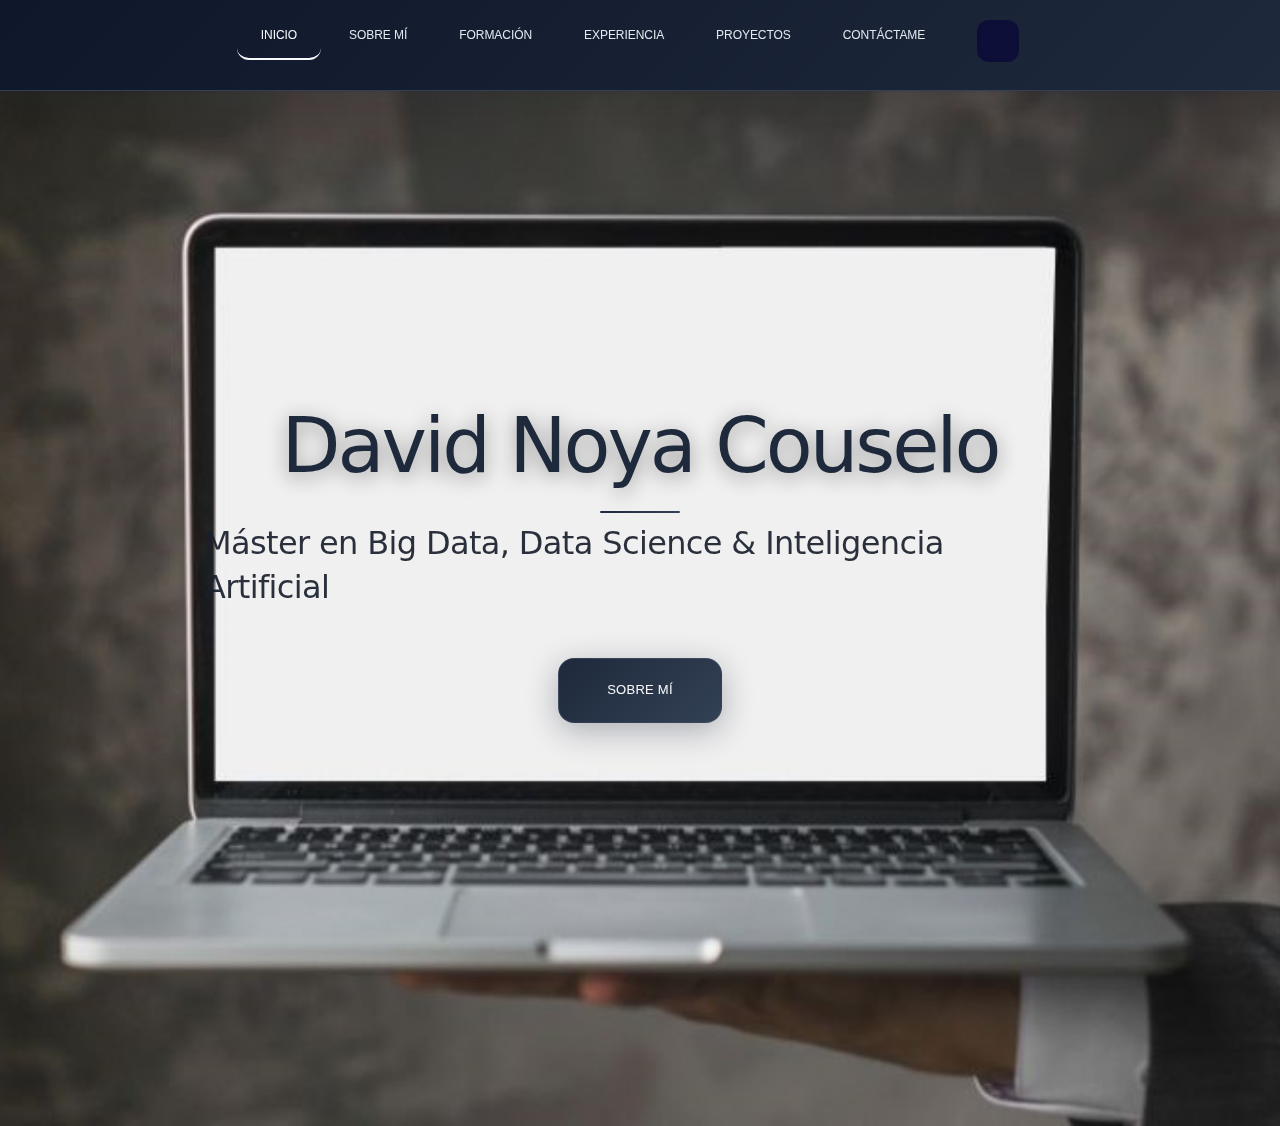
<file: index.html>
<!DOCTYPE html>
<html lang="es">
<head>
    <meta charset="UTF-8">
    <meta name="viewport" content="width=device-width, initial-scale=1.0">
    <title>David Noya Couselo</title>
    <link rel="stylesheet" href="estilo2.css">
</head>
<body>
    <header>
        <nav>
            <ul>
                <li><a href="index.html" class="active">Inicio</a></li>
                <li><a href="sobremi.html">Sobre mí</a></li>
                <li><a href="formacion.html">Formación</a></li>
                <li><a href="experiencia.html">Experiencia</a></li>
                <li><a href="proyectos.html">Proyectos</a></li>
                <li><a href="contacto.html">Contáctame</a></li>
                <li class="linkedin-link">
                    <a href="https://www.linkedin.com/in/david-noya-couselo-2848551a5" target="_blank">
                        <img src="linkedin5.1.png" alt="LinkedIn" class="linkedin-logo">
                    </a>
            </ul>
        </nav>
    </header>

    <section id="inicio" class="hero">
        <div class="overlay">
             <h1 class="animated-text">David Noya Couselo</h1>
            <p>Máster en Big Data, Data Science & Inteligencia Artificial</p>
            <a href="sobremi.html" class="btn">Sobre mí</a>
        </div>
    </section>

</body>
</html>
</file>
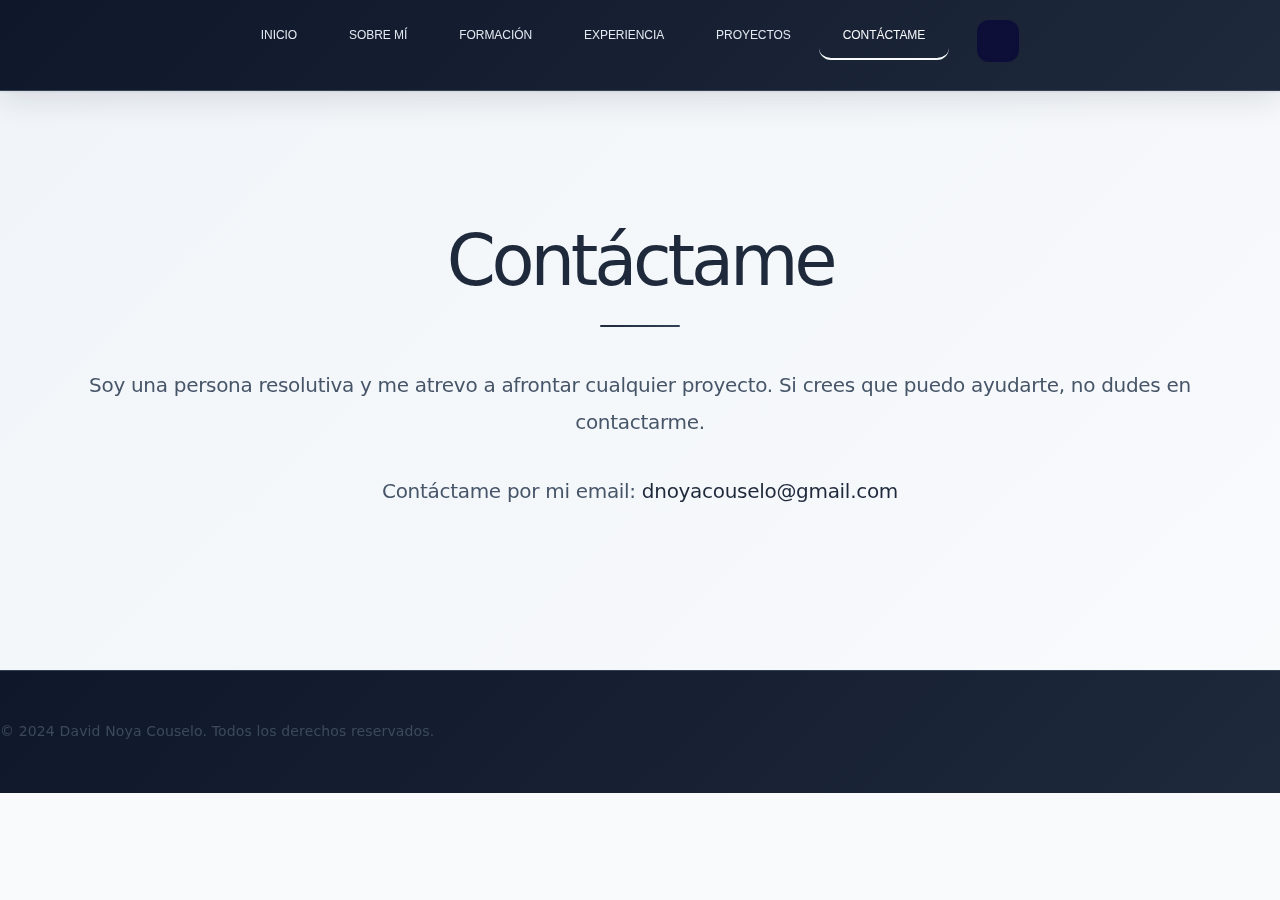
<file: contacto.html>
<!DOCTYPE html>
<html lang="es">
<head>
    <meta charset="UTF-8">
    <meta name="viewport" content="width=device-width, initial-scale=1.0">
    <title>Contáctame - David Noya Couselo</title>
    <link rel="stylesheet" href="estilo2.css">
</head>
<body>
    <header>
        <nav>
            <ul>
                <li><a href="index.html">Inicio</a></li>
                <li><a href="sobremi.html">Sobre mí</a></li>
                <li><a href="formacion.html">Formación</a></li>
                <li><a href="experiencia.html">Experiencia</a></li>
                <li><a href="proyectos.html">Proyectos</a></li>
                <li><a href="contacto.html" class="active">Contáctame</a></li>
                <li class="linkedin-link">
                    <a href="https://www.linkedin.com/in/david-noya-couselo-2848551a5" target="_blank">
                        <img src="linkedin5.1.png" alt="LinkedIn" class="linkedin-logo">
                    </a>
            </ul>
        </nav>
    </header>

    <section id="contacto">
        <div class="container">
            <h1 class="titulo-gris">Contáctame</h1>
            <p>Soy una persona resolutiva y me atrevo a afrontar cualquier proyecto. Si crees que puedo ayudarte, no dudes en contactarme.</p>
            <p>Contáctame por mi email: <a href="mailto:dnoyacouselo@gmail.com">dnoyacouselo@gmail.com</a></p>
        </div>
    </section>

    <footer>
        <p>&copy; 2024 David Noya Couselo. Todos los derechos reservados.</p>
    </footer>
</body>
</html>
</file>
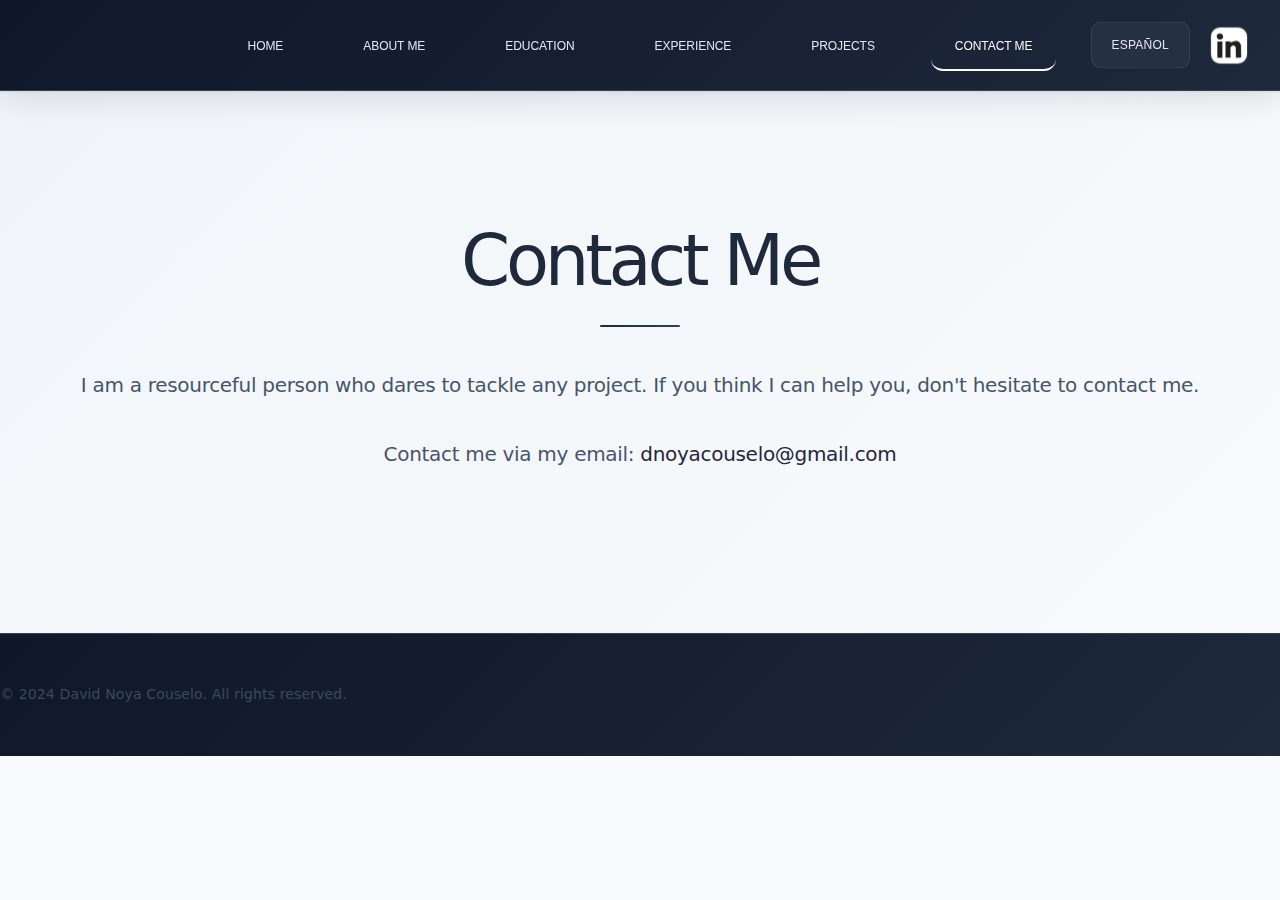
<file: contacto_en.html>
<!DOCTYPE html>
<html lang="en">
<head>
    <meta charset="UTF-8">
    <meta name="viewport" content="width=device-width, initial-scale=1.0">
    <title>Contact Me - David Noya Couselo</title>
    <link rel="stylesheet" href="estilo2.css">
</head>
<body>
    <header>
        <nav>
            <ul id="menu">
                <li><a href="index_en.html">Home</a></li>
                <li><a href="sobremi_en.html">About Me</a></li>
                <li><a href="formacion_en.html">Education</a></li>
                <li><a href="experiencia_en.html">Experience</a></li>
                <li><a href="proyectos_en.html">Projects</a></li>
                <li><a href="contacto_en.html" class="active">Contact Me</a></li>
                <!-- Eliminado el logo de LinkedIn del menú -->
            </ul>
            <div class="hamburger-menu" onclick="toggleMenu()">&#9776;</div>
        </nav>

        <!-- Container for the language button and LinkedIn -->
        <div class="top-right-container">
            <!-- Language switch button -->
            <a href="contacto.html" class="language-button">Español</a>
            <!-- LinkedIn Button -->
            <a href="https://www.linkedin.com/in/david-noya-couselo-2848551a5" target="_blank">
                <img src="linkedin5.1.png" alt="LinkedIn" class="linkedin-logo">
            </a>
        </div>
    </header>

    <section id="contacto">
        <div class="container">
            <h1 class="titulo-gris">Contact Me</h1>
            <p>I am a resourceful person who dares to tackle any project. If you think I can help you, don't hesitate to contact me.</p>
            <p>Contact me via my email: <a href="mailto:dnoyacouselo@gmail.com">dnoyacouselo@gmail.com</a></p>
        </div>
    </section>

    <footer>
        <p>&copy; 2024 David Noya Couselo. All rights reserved.</p>
    </footer>

    <!-- Script para el menú hamburguesa -->
    <script>
        function toggleMenu() {
            const menu = document.getElementById('menu');
            menu.classList.toggle('active');
        }
    </script>
</body>
</html>
</file>
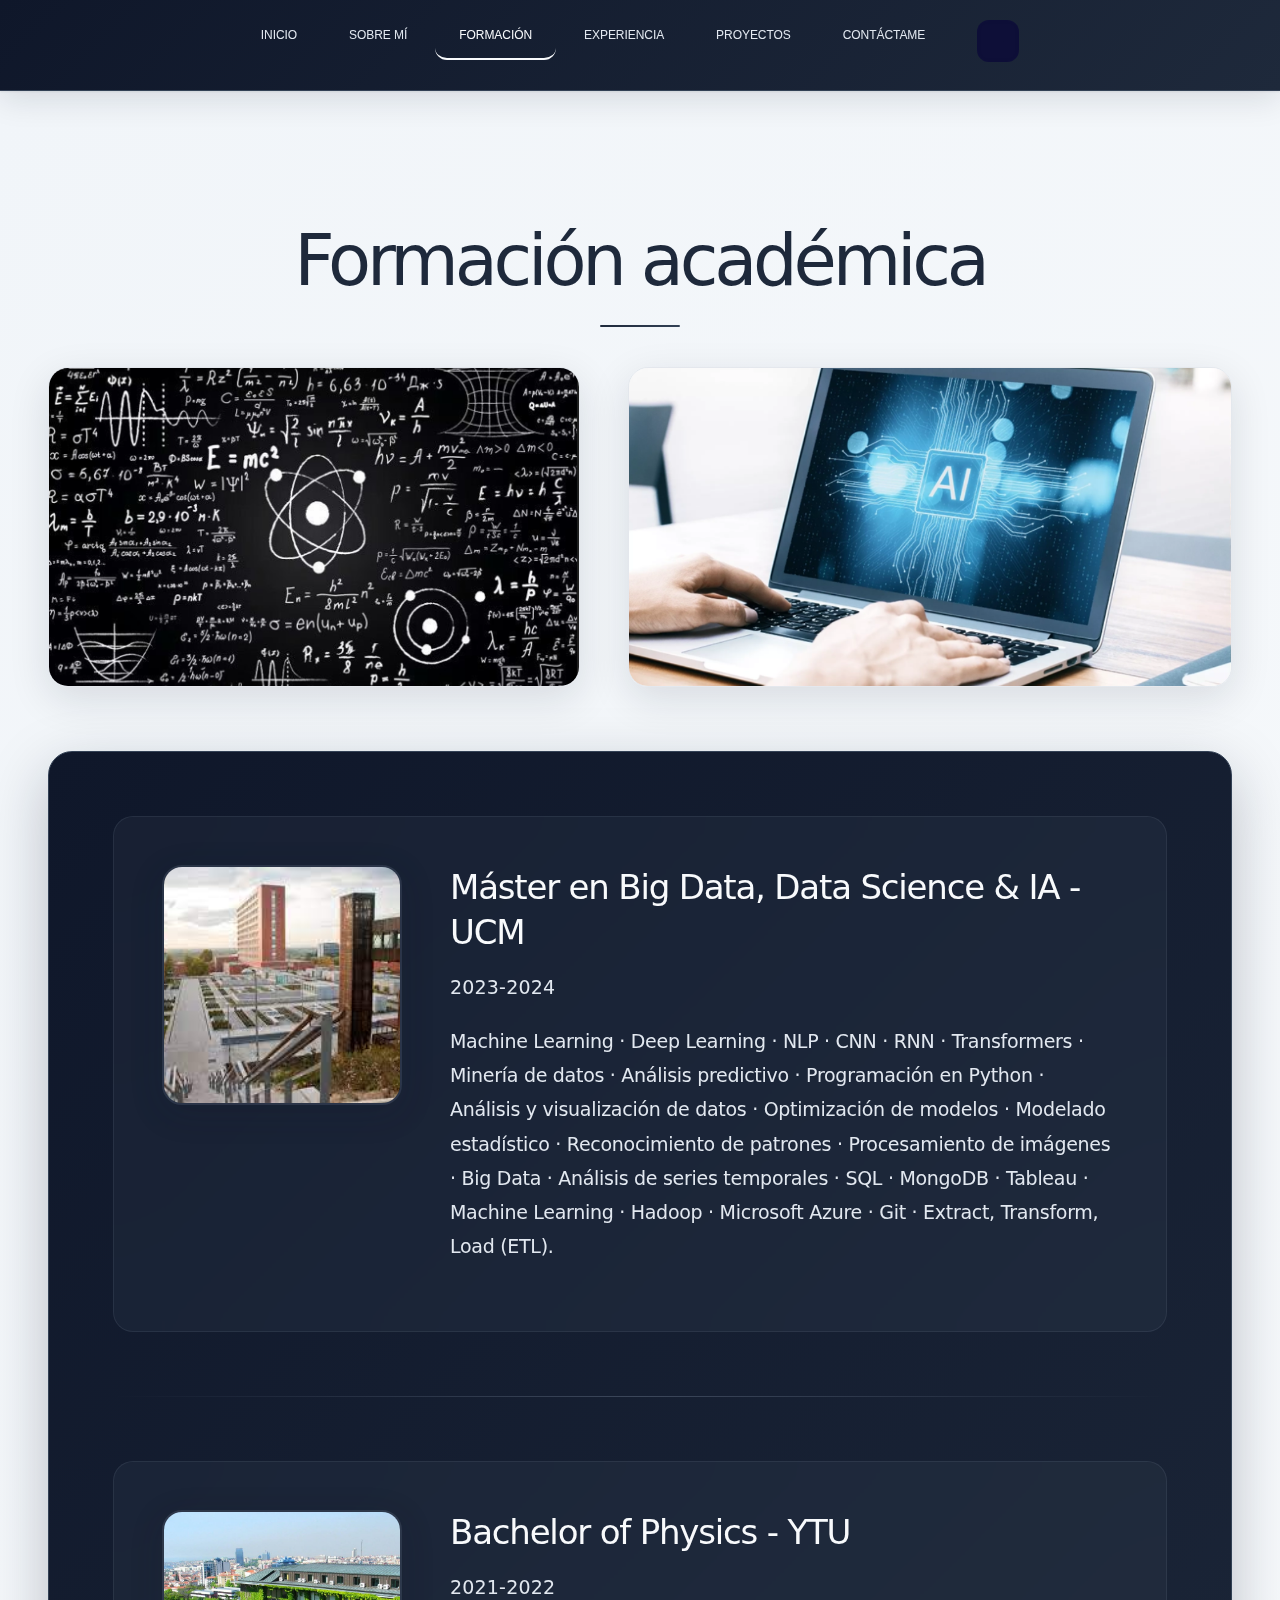
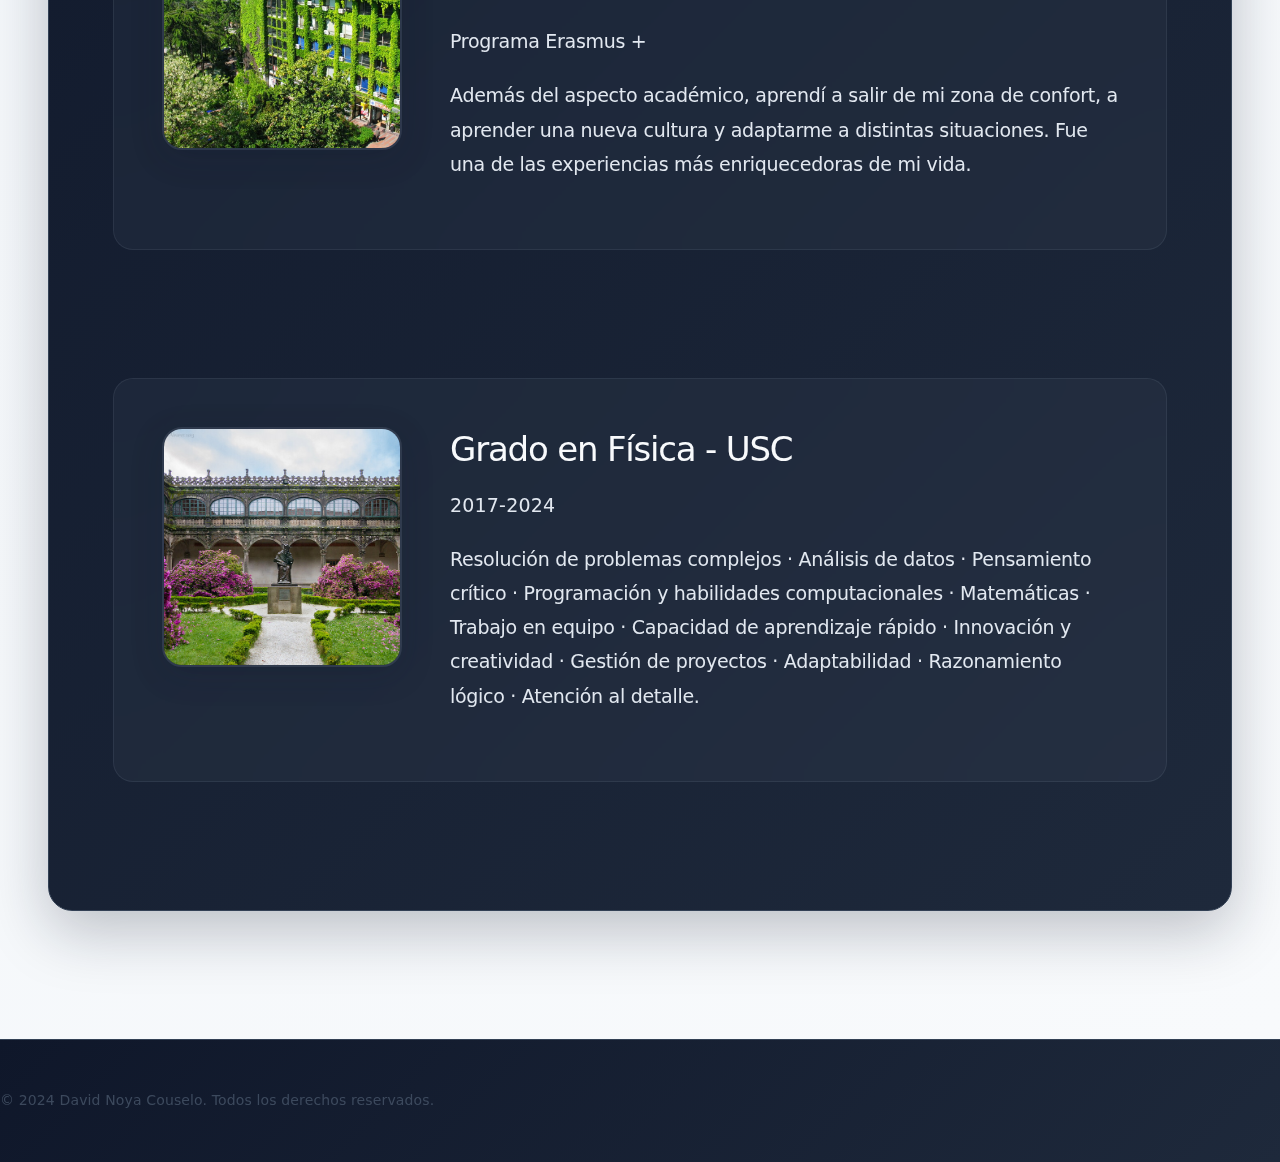
<file: formacion.html>
<!DOCTYPE html>
<html lang="es">
<head>
    <meta charset="UTF-8">
    <meta name="viewport" content="width=device-width, initial-scale=1.0">
    <title>Formación - David Noya Couselo</title>
    <link rel="stylesheet" href="estilo2.css">
</head>
<body>
    <header>
        <nav>
            <ul>
                <li><a href="index.html">Inicio</a></li>
                <li><a href="sobremi.html">Sobre mí</a></li>
                <li><a href="formacion.html" class="active">Formación</a></li>
                <li><a href="experiencia.html">Experiencia</a></li>
                <li><a href="proyectos.html">Proyectos</a></li>
                <li><a href="contacto.html">Contáctame</a></li>
                <li class="linkedin-link">
                    <a href="https://www.linkedin.com/in/david-noya-couselo-2848551a5" target="_blank">
                        <img src="linkedin5.1.png" alt="LinkedIn" class="linkedin-logo">
                    </a>
            </ul>
        </nav>
    </header>

    <section id="formacion">
        <div class="container">
            <h1 class="titulo-gris">Formación académica</h1>
            <div class="images">
                <img src="fisica.png" alt="Imagen 1" class="img-large">
                <img src="ai.png" alt="Imagen 2" class="img-large">
            </div>
            <div class="education-list">
                <div class="education-item">
                    <img src="ucm.jpg" alt="UCM Logo" class="education-logo">
                    <div class="education-content">
                        <h2>Máster en Big Data, Data Science & IA - UCM</h2>
                        <p class="education-date">2023-2024</p>
                        <p>Machine Learning · Deep Learning · NLP · CNN · RNN · Transformers · Minería de datos · Análisis predictivo · Programación en Python · Análisis y visualización de datos · Optimización de modelos · Modelado estadístico · Reconocimiento de patrones · Procesamiento de imágenes · Big Data · Análisis de series temporales · SQL · MongoDB · Tableau · Machine Learning · Hadoop · Microsoft Azure · Git · Extract, Transform, Load (ETL).</p>
                    </div>
                </div>
                <hr>
                <div class="education-item">
                    <img src="ytu.jpg" alt="YTU Logo" class="education-logo">
                    <div class="education-content">
                        <h2>Bachelor of Physics - YTU</h2>
                        <p class="education-date">2021-2022</p>
                        <p>Programa Erasmus +</p>
                        <p>Además del aspecto académico, aprendí a salir de mi zona de confort, a aprender una nueva cultura y adaptarme a distintas situaciones. Fue una de las experiencias más enriquecedoras de mi vida.</p>
                    </div>
                </div>
                <hr>
                <div class="education-item">
                    <img src="usc.jpg" alt="USC Logo" class="education-logo">
                    <div class="education-content">
                        <h2>Grado en Física - USC</h2>
                        <p class="education-date">2017-2024</p>
                        <p>Resolución de problemas complejos · Análisis de datos · Pensamiento crítico · Programación y habilidades computacionales · Matemáticas · Trabajo en equipo · Capacidad de aprendizaje rápido · Innovación y creatividad · Gestión de proyectos · Adaptabilidad · Razonamiento lógico · Atención al detalle.</p>
                    </div>
                </div>
            </div>
        </div>
    </section>

    <footer>
        <p>&copy; 2024 David Noya Couselo. Todos los derechos reservados.</p>
    </footer>
</body>
</html>
</file>
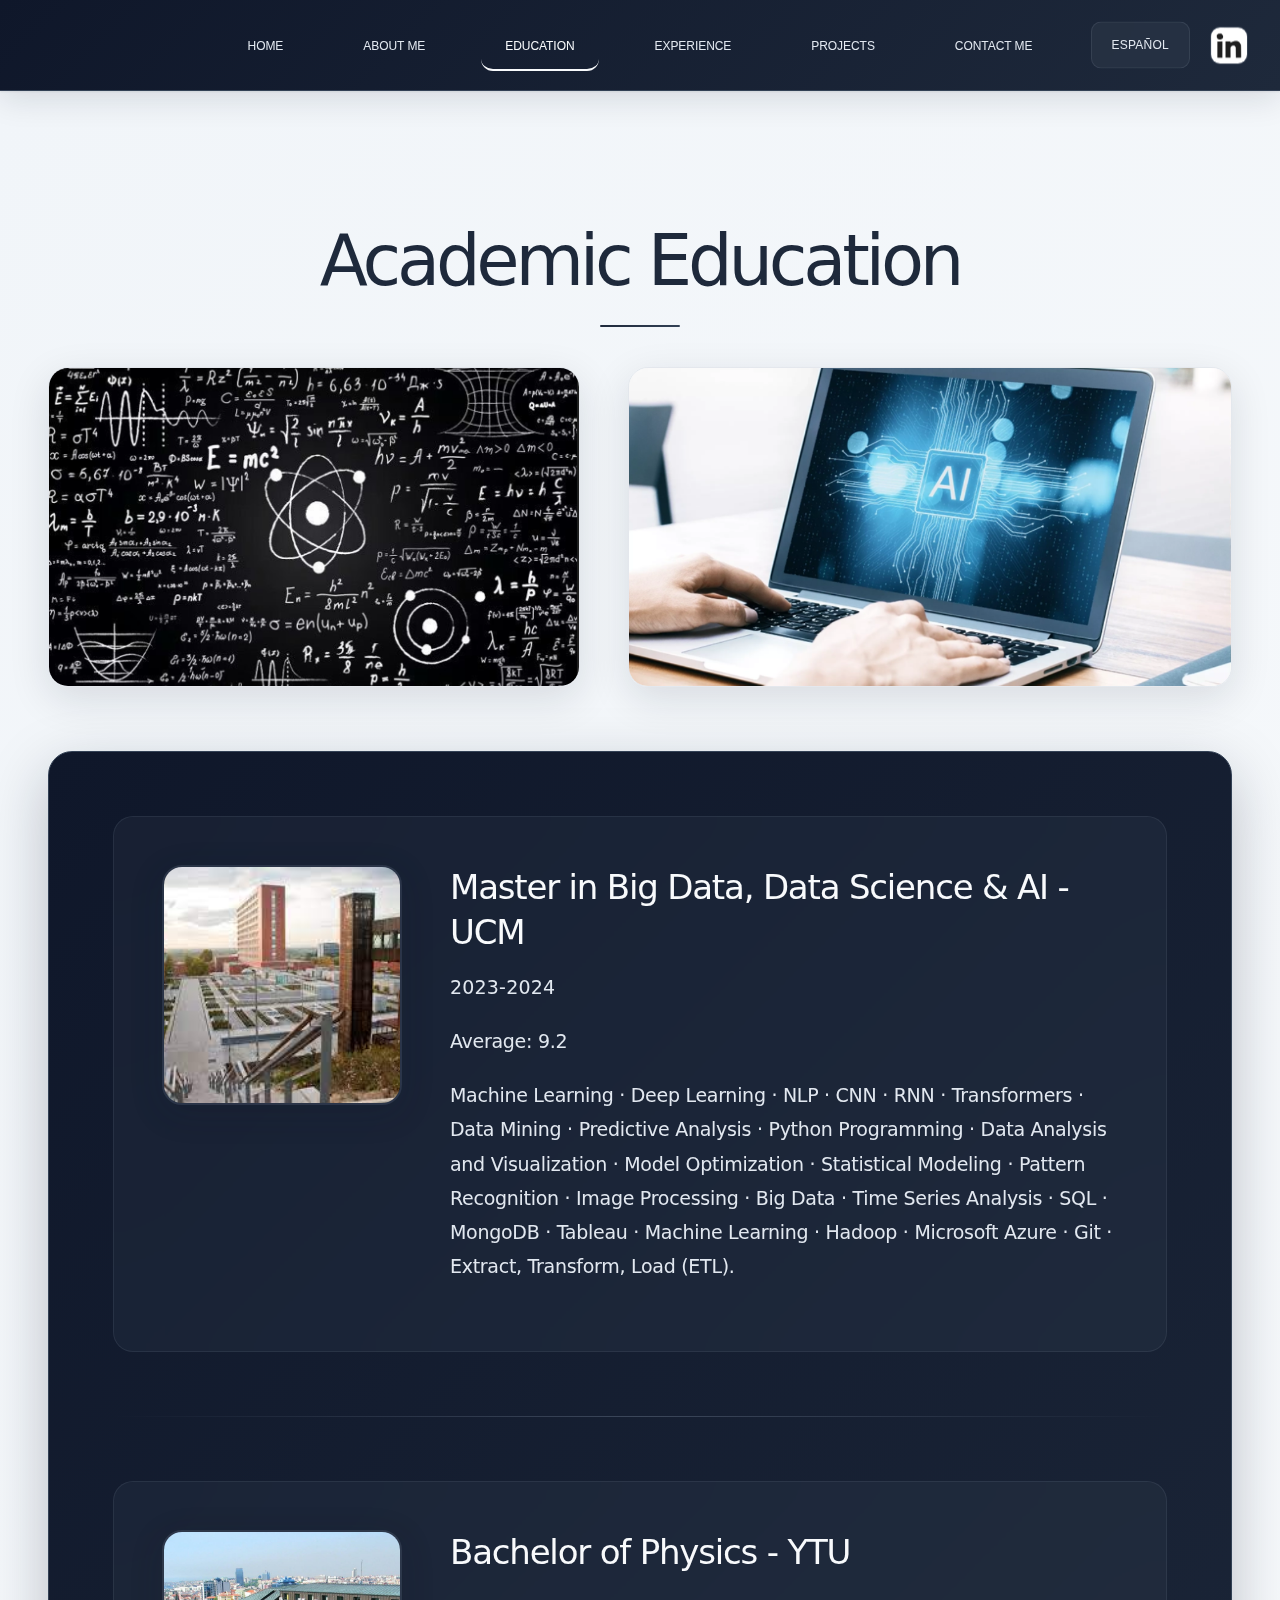
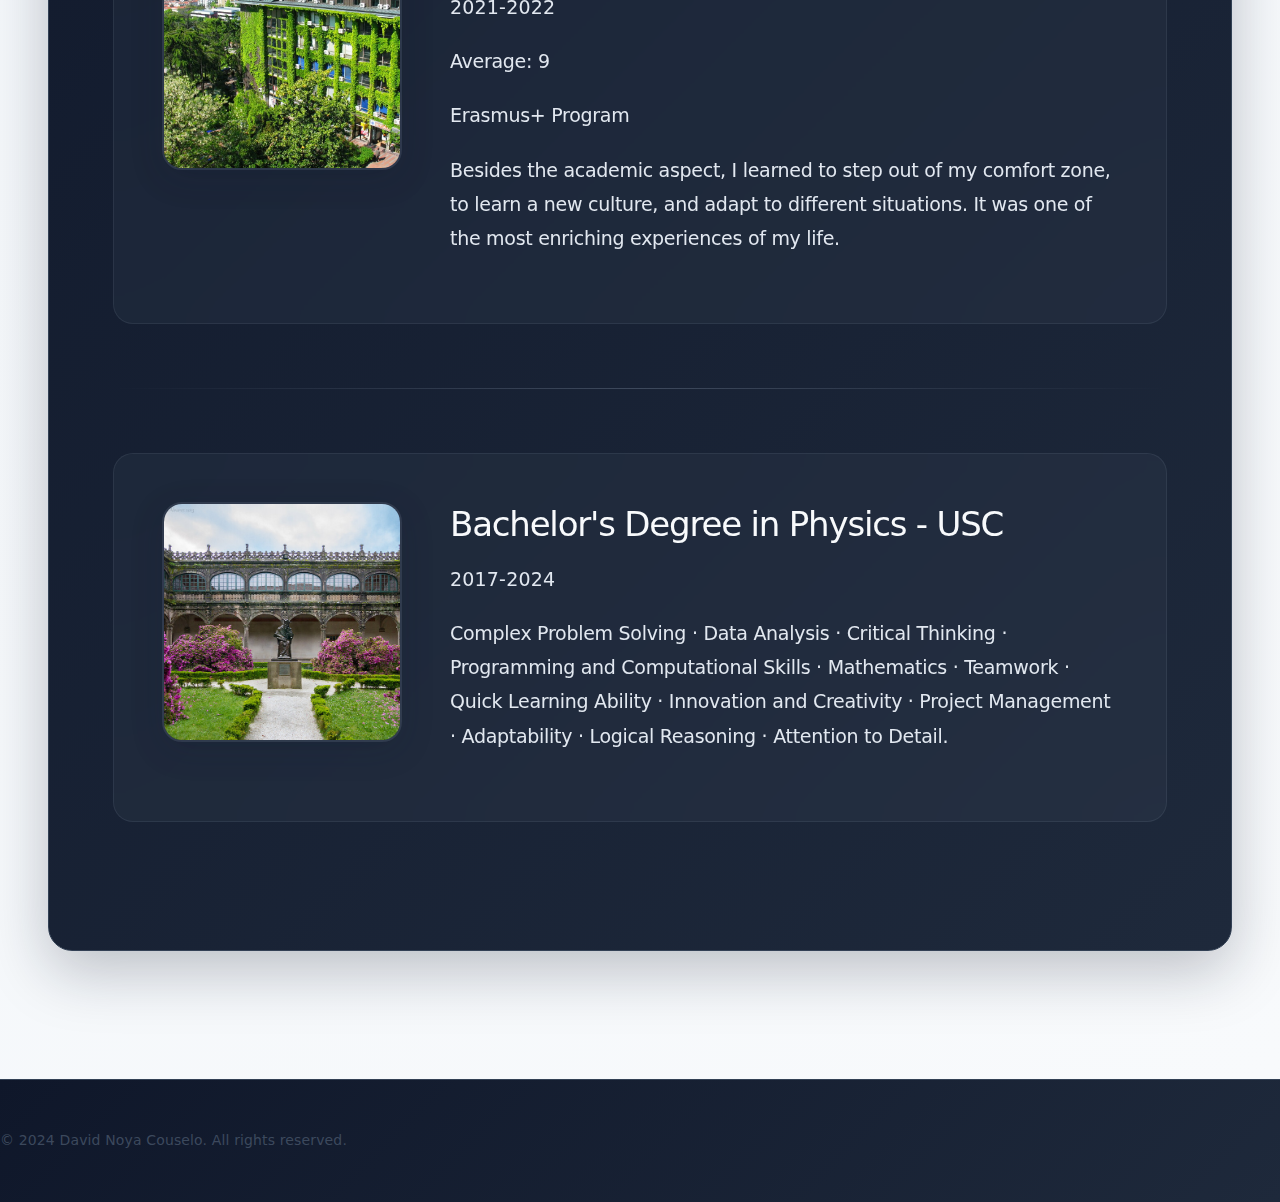
<file: formacion_en.html>
<!DOCTYPE html>
<html lang="en">
<head>
    <meta charset="UTF-8">
    <meta name="viewport" content="width=device-width, initial-scale=1.0">
    <title>Education - David Noya Couselo</title>
    <link rel="stylesheet" href="estilo2.css">
</head>
<body>
    <header>
        <nav>
            <ul id="menu">
                <li><a href="index_en.html">Home</a></li>
                <li><a href="sobremi_en.html">About Me</a></li>
                <li><a href="formacion_en.html" class="active">Education</a></li>
                <li><a href="experiencia_en.html">Experience</a></li>
                <li><a href="proyectos_en.html">Projects</a></li>
                <li><a href="contacto_en.html">Contact Me</a></li>
                <!-- Eliminado el logo de LinkedIn del menú -->
            </ul>
            <div class="hamburger-menu" onclick="toggleMenu()">&#9776;</div>
        </nav>

        <!-- Contenedor del botón de idioma y LinkedIn -->
        <div class="top-right-container">
            <!-- Botón de cambio de idioma -->
            <a href="formacion.html" class="language-button">Español</a>
            <!-- Botón de LinkedIn -->
            <a href="https://www.linkedin.com/in/david-noya-couselo-2848551a5" target="_blank">
                <img src="linkedin5.1.png" alt="LinkedIn" class="linkedin-logo">
            </a>
        </div>
    </header>

    <section id="formacion">
        <div class="container">
            <h1 class="titulo-gris">Academic Education</h1>
            <div class="images">
                <img src="fisica.png" alt="Image 1" class="img-large">
                <img src="ai.png" alt="Image 2" class="img-large">
            </div>
            <div class="education-list">
                <div class="education-item">
                    <img src="ucm.jpg" alt="UCM Logo" class="education-logo">
                    <div class="education-content">
                        <h2>Master in Big Data, Data Science & AI - UCM</h2>
                        <p class="education-date">2023-2024</p>
                        <p>Average: 9.2</p>
                        <p>Machine Learning · Deep Learning · NLP · CNN · RNN · Transformers · Data Mining · Predictive Analysis · Python Programming · Data Analysis and Visualization · Model Optimization · Statistical Modeling · Pattern Recognition · Image Processing · Big Data · Time Series Analysis · SQL · MongoDB · Tableau · Machine Learning · Hadoop · Microsoft Azure · Git · Extract, Transform, Load (ETL).</p>
                    </div>
                </div>
                <hr>
                <div class="education-item">
                    <img src="ytu.jpg" alt="YTU Logo" class="education-logo">
                    <div class="education-content">
                        <h2>Bachelor of Physics - YTU</h2>
                        <p class="education-date">2021-2022</p>
                        <p>Average: 9</p>
                        <p>Erasmus+ Program</p>
                        <p>Besides the academic aspect, I learned to step out of my comfort zone, to learn a new culture, and adapt to different situations. It was one of the most enriching experiences of my life.</p>
                    </div>
                </div>
                <hr>
                <div class="education-item">
                    <img src="usc.jpg" alt="USC Logo" class="education-logo">
                    <div class="education-content">
                        <h2>Bachelor's Degree in Physics - USC</h2>
                        <p class="education-date">2017-2024</p>
                        <p>Complex Problem Solving · Data Analysis · Critical Thinking · Programming and Computational Skills · Mathematics · Teamwork · Quick Learning Ability · Innovation and Creativity · Project Management · Adaptability · Logical Reasoning · Attention to Detail.</p>
                    </div>
                </div>
            </div>
        </div>
    </section>

    <footer>
        <p>&copy; 2024 David Noya Couselo. All rights reserved.</p>
    </footer>

    <!-- Script para el menú hamburguesa -->
    <script>
        function toggleMenu() {
            const menu = document.getElementById('menu');
            menu.classList.toggle('active');
        }
    </script>
</body>
</html>
</file>
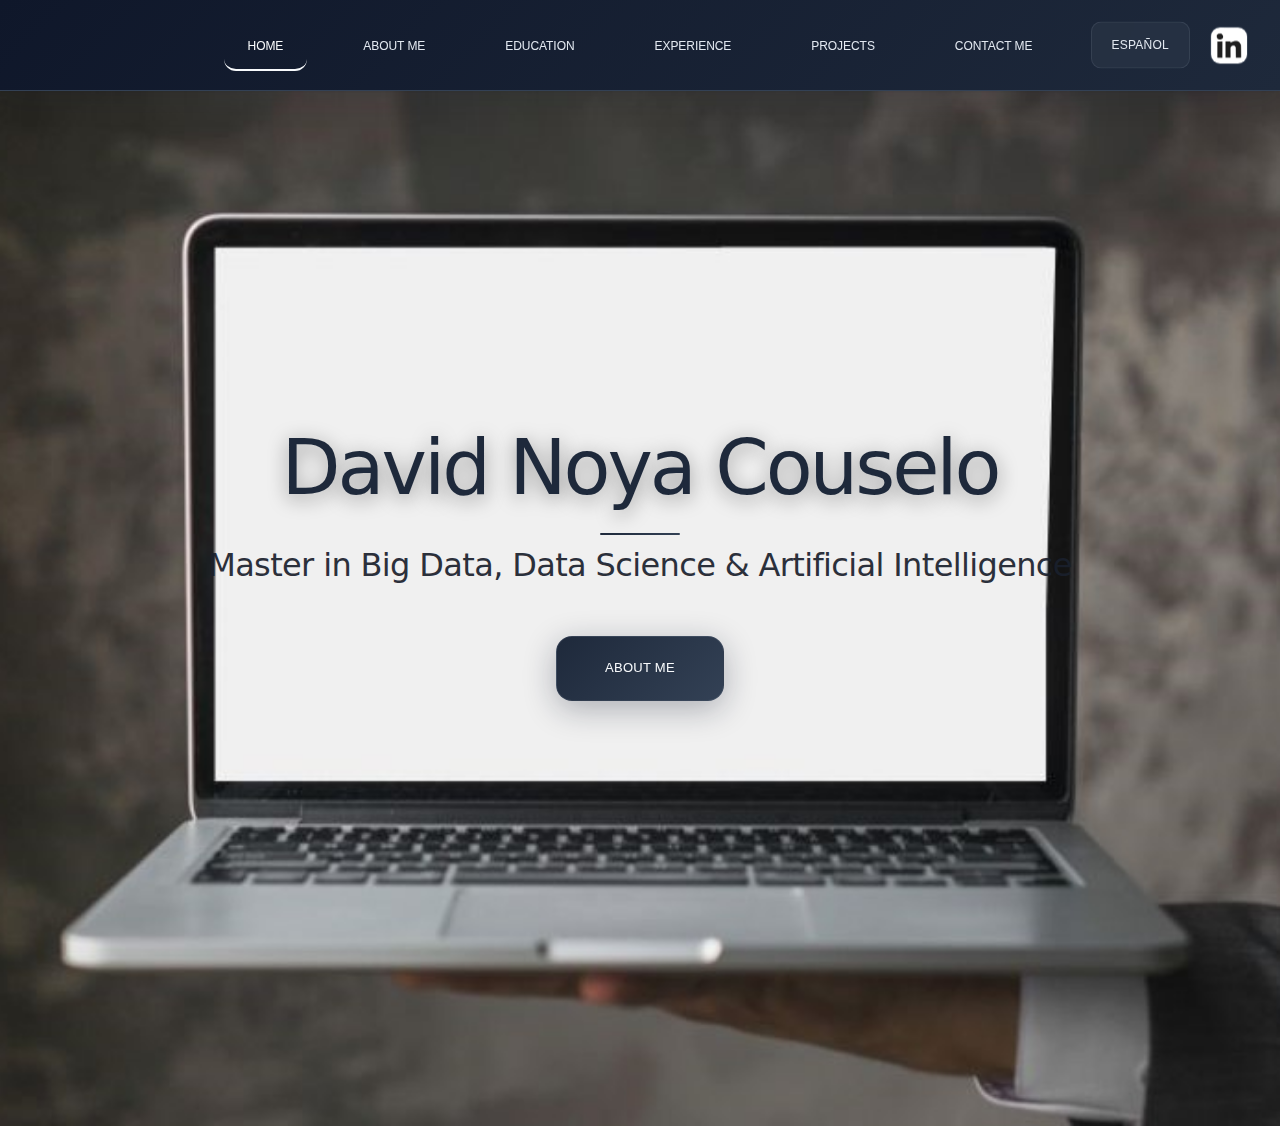
<file: index_en.html>
<!DOCTYPE html>
<html lang="en">
<head>
    <meta charset="UTF-8">
    <meta name="viewport" content="width=device-width, initial-scale=1.0">
    <title>David Noya Couselo</title>
    <link rel="stylesheet" href="estilo2.css">
</head>
<body>
    <header>
        <nav>
            <ul id="menu">
                <li><a href="index_en.html" class="active">Home</a></li>
                <li><a href="sobremi_en.html">About Me</a></li>
                <li><a href="formacion_en.html">Education</a></li>
                <li><a href="experiencia_en.html">Experience</a></li>
                <li><a href="proyectos_en.html">Projects</a></li>
                <li><a href="contacto_en.html">Contact Me</a></li>
            </ul>
            <div class="hamburger-menu" onclick="toggleMenu()">&#9776;</div>
        </nav>
        <!-- Contenedor del botón y LinkedIn -->
        <div class="top-right-container">
            <!-- Botón de cambio de idioma -->
            <a href="index.html" class="language-button">Español</a>
            <!-- Enlace a LinkedIn -->
            <a href="https://www.linkedin.com/in/david-noya-couselo-2848551a5" target="_blank">
                <img src="linkedin5.1.png" alt="LinkedIn" class="linkedin-logo">
            </a>
        </div>
    </header>
    <section id="inicio" class="hero">
        <div class="overlay">
            <h1 class="animated-text">David Noya Couselo</h1>
            <p>Master in Big Data, Data Science & Artificial Intelligence</p>
            <a href="sobremi_en.html" class="btn">About Me</a>
        </div>
    </section>
    <!-- Removido el duplicado del contenedor "top-right-container" -->
    <!-- Script para el menú hamburguesa (si aplica) -->
    <script>
        function toggleMenu() {
            const menu = document.getElementById('menu');
            menu.classList.toggle('active');
        }
    </script>
</body>
</html>
</file>
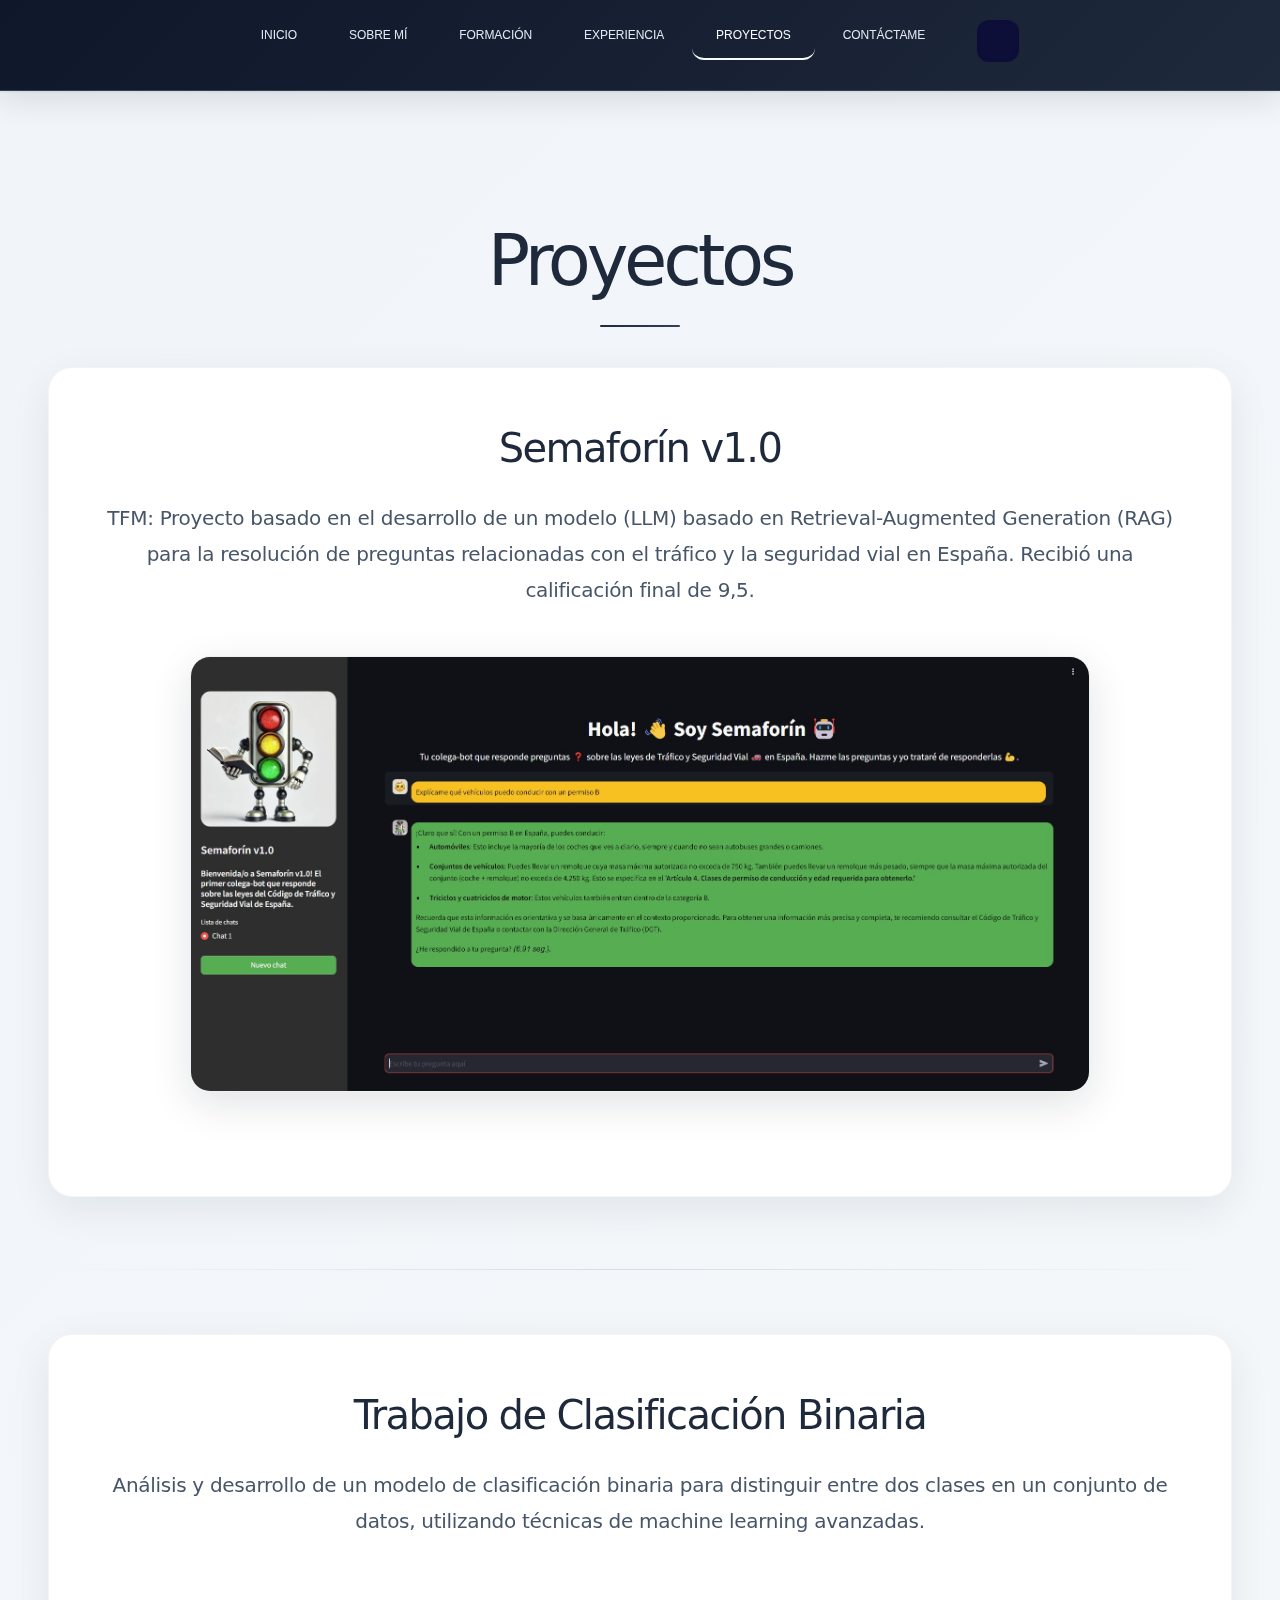
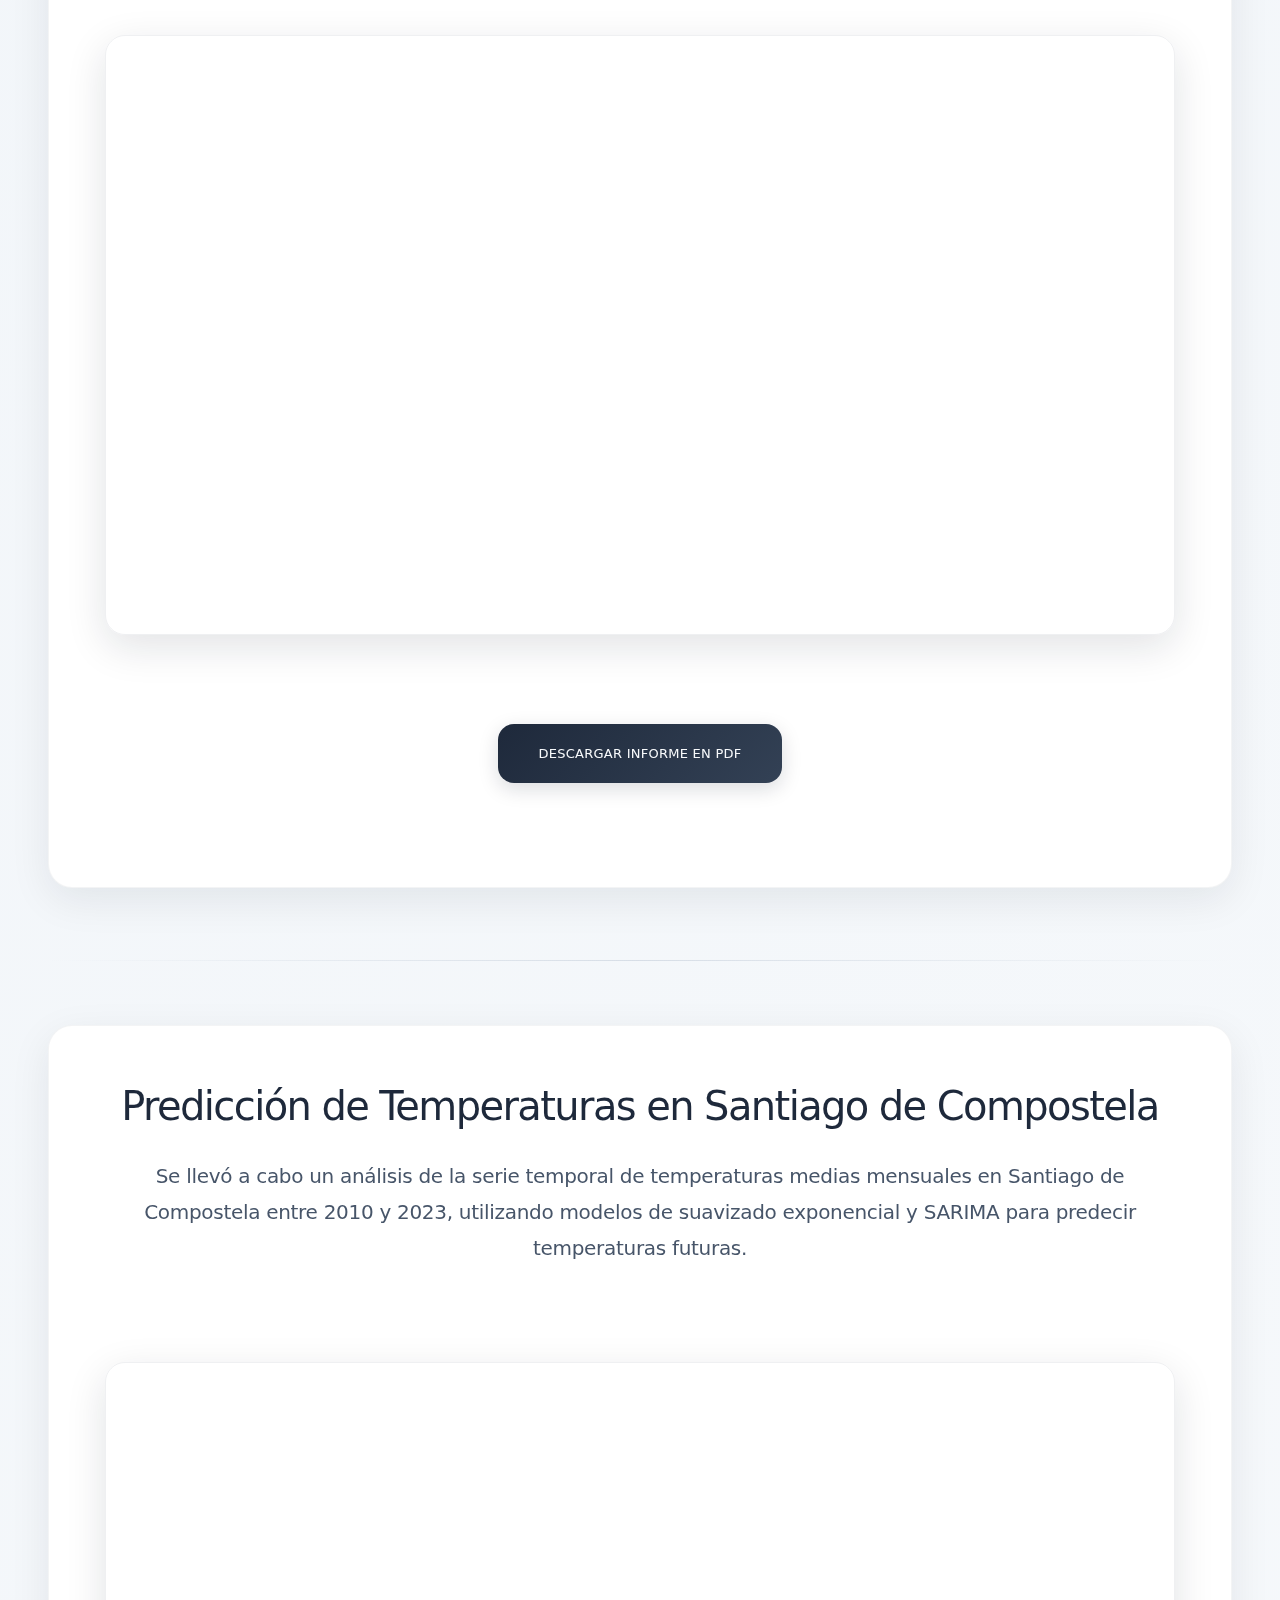
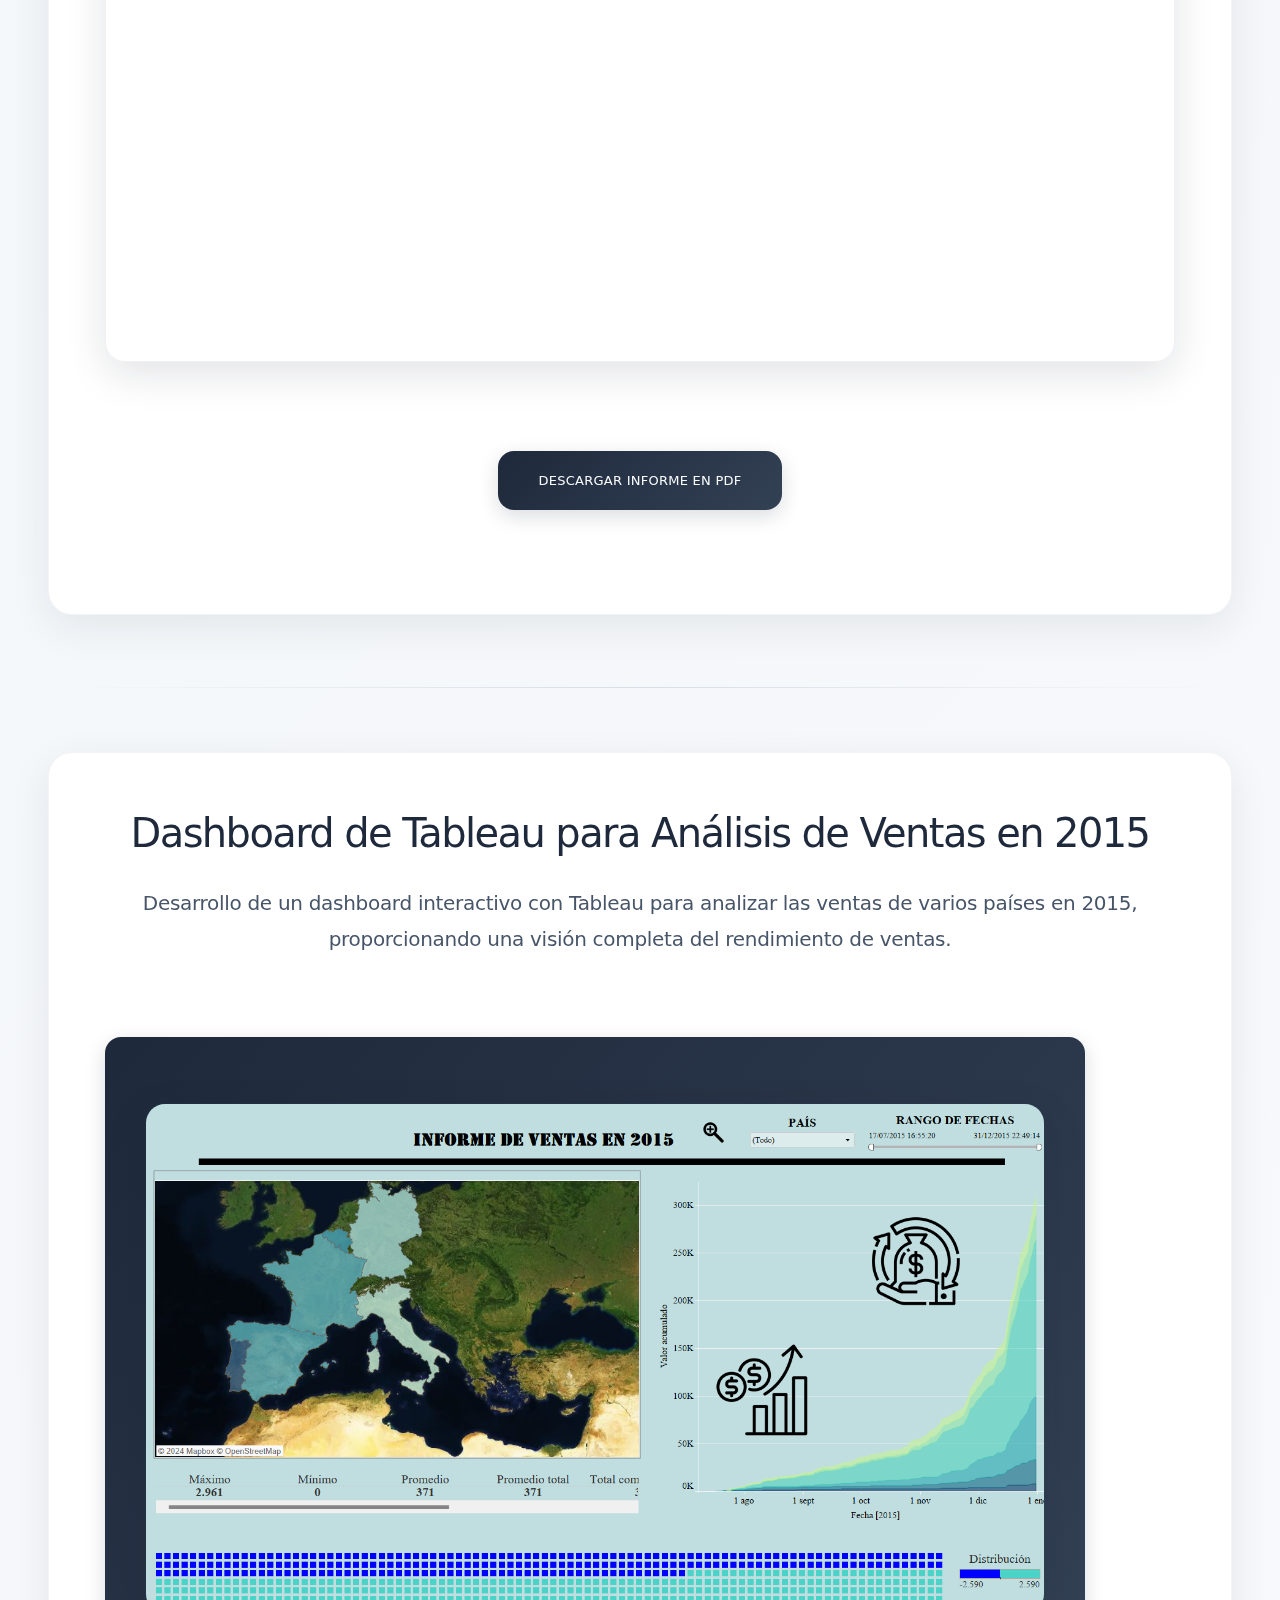
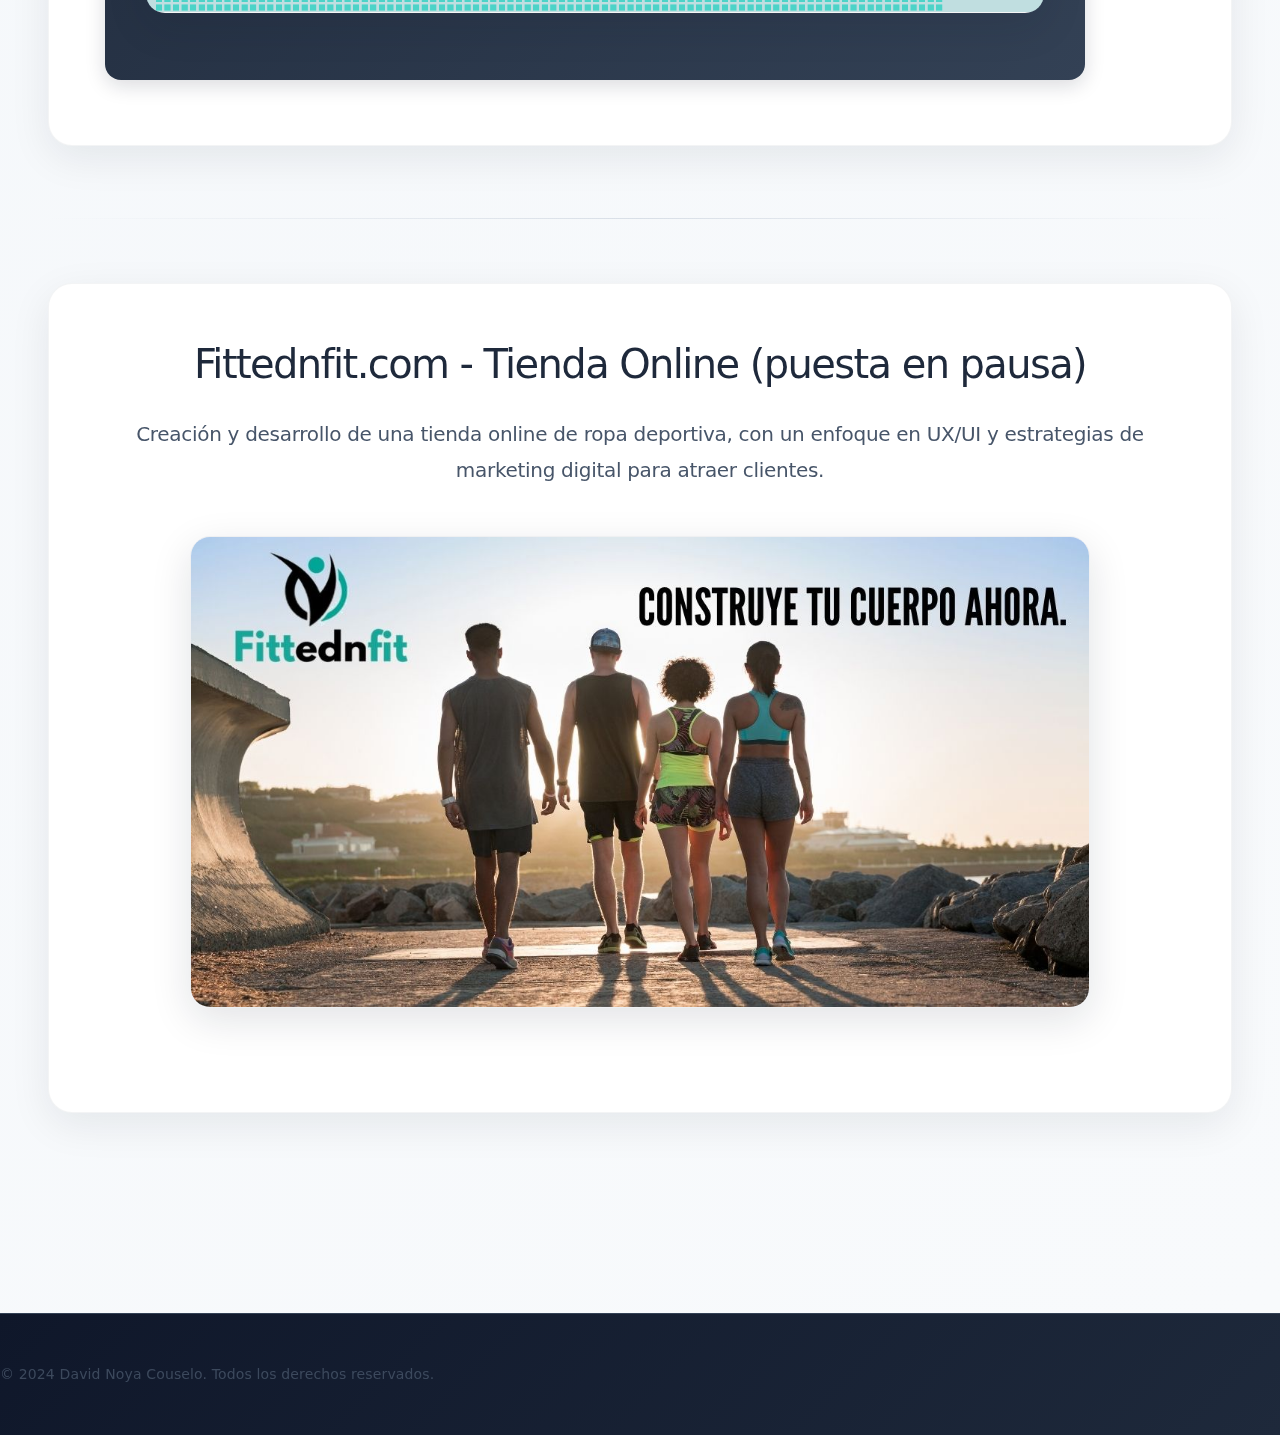
<file: proyectos.html>
<!DOCTYPE html>
<html lang="es">
<head>
    <meta charset="UTF-8">
    <meta name="viewport" content="width=device-width, initial-scale=1.0">
    <title>Experiencia - David Noya Couselo</title>
    <link rel="stylesheet" href="estilo2.css">
</head>
<body>
    <header>
        <nav>
            <ul>
                <li><a href="index.html">Inicio</a></li>
                <li><a href="sobremi.html">Sobre mí</a></li>
                <li><a href="formacion.html">Formación</a></li>
                <li><a href="experiencia.html">Experiencia</a></li>
                <li><a href="proyectos.html" class="active">Proyectos</a></li>
                <li><a href="contacto.html">Contáctame</a></li>
                <li class="linkedin-link">
                    <a href="https://www.linkedin.com/in/david-noya-couselo-2848551a5" target="_blank">
                        <img src="linkedin5.1.png" alt="LinkedIn" class="linkedin-logo">
                    </a>
            </ul>
        </nav>
    </header>

<section id="proyectos">
    <div class="container">
        <h1 class="titulo-gris">Proyectos</h1>
        
        <!-- Proyecto: Semaforín -->
        <div class="project-item">
            <div class="project-content">
                <h3>Semaforín v1.0</h3>
                <p>TFM: Proyecto basado en el desarrollo de un modelo (LLM) basado en Retrieval-Augmented Generation (RAG) para la resolución de preguntas relacionadas con el tráfico y la seguridad vial en España. Recibió una calificación final de 9,5.</p>
                <img src="semaforin.jpg" alt="Semaforín App" class="dashboard-img">
            </div>
        </div>
        <hr>
        
        <!-- Proyecto: Trabajo de Clasificación Binaria -->
        <div class="project-item">
            <div class="project-content">
                <h3>Trabajo de Clasificación Binaria</h3>
                <p>Análisis y desarrollo de un modelo de clasificación binaria para distinguir entre dos clases en un conjunto de datos, utilizando técnicas de machine learning avanzadas.</p>
                <iframe src="TareaML_DavidNoyaCouselo.pdf" width="100%" height="500px"></iframe>
                <p><a href="TareaML_DavidNoyaCouselo.pdf" download>Descargar informe en PDF</a></p>
            </div>
        </div>
        <hr>

        <!-- Proyecto: Predicción de Temperaturas en Santiago de Compostela -->
        <div class="project-item">
            <div class="project-content">
                <h3>Predicción de Temperaturas en Santiago de Compostela</h3>
                <p>Se llevó a cabo un análisis de la serie temporal de temperaturas medias mensuales en Santiago de Compostela entre 2010 y 2023, utilizando modelos de suavizado exponencial y SARIMA para predecir temperaturas futuras.</p>
                <iframe src="Estudio predicción de temperaturas SDC.pdf" width="100%" height="500px"></iframe>
                <p><a href="Estudio predicción de temperaturas SDC.pdf" download>Descargar informe en PDF</a></p>
            </div>
        </div>
        <hr>

        <!-- Proyecto: Dashboard de Tableau para Análisis de Ventas en 2015 -->
        <div class="project-item">
            <div class="project-content">
                <h3>Dashboard de Tableau para Análisis de Ventas en 2015</h3>
                <p>Desarrollo de un dashboard interactivo con Tableau para analizar las ventas de varios países en 2015, proporcionando una visión completa del rendimiento de ventas.</p>
                <a href="https://eu-west-1a.online.tableau.com/t/davidnoy93e9d5d7c9/views/David_Noya_Couselo_tarea_BI/Dashboardfinal" target="_blank">
                   <img src="dashboard.png" alt="Dashboard de Tableau" class="dashboard-img">
                </a>
            </div>
        </div>
        <hr>

        <!-- Proyecto: Fittednfit.com - Tienda Online -->
        <div class="project-item">
            <div class="project-content">
                <h3>Fittednfit.com - Tienda Online (puesta en pausa)</h3>
                <p>Creación y desarrollo de una tienda online de ropa deportiva, con un enfoque en UX/UI y estrategias de marketing digital para atraer clientes.</p>
                <img src="fittednfit.jpg" alt="Fittednfit.com" class="dashboard-img">
            </div>
        </div>
    </div>
</section>

    <footer>
        <p>&copy; 2024 David Noya Couselo. Todos los derechos reservados.</p>
    </footer>
</body>
</html>
</file>
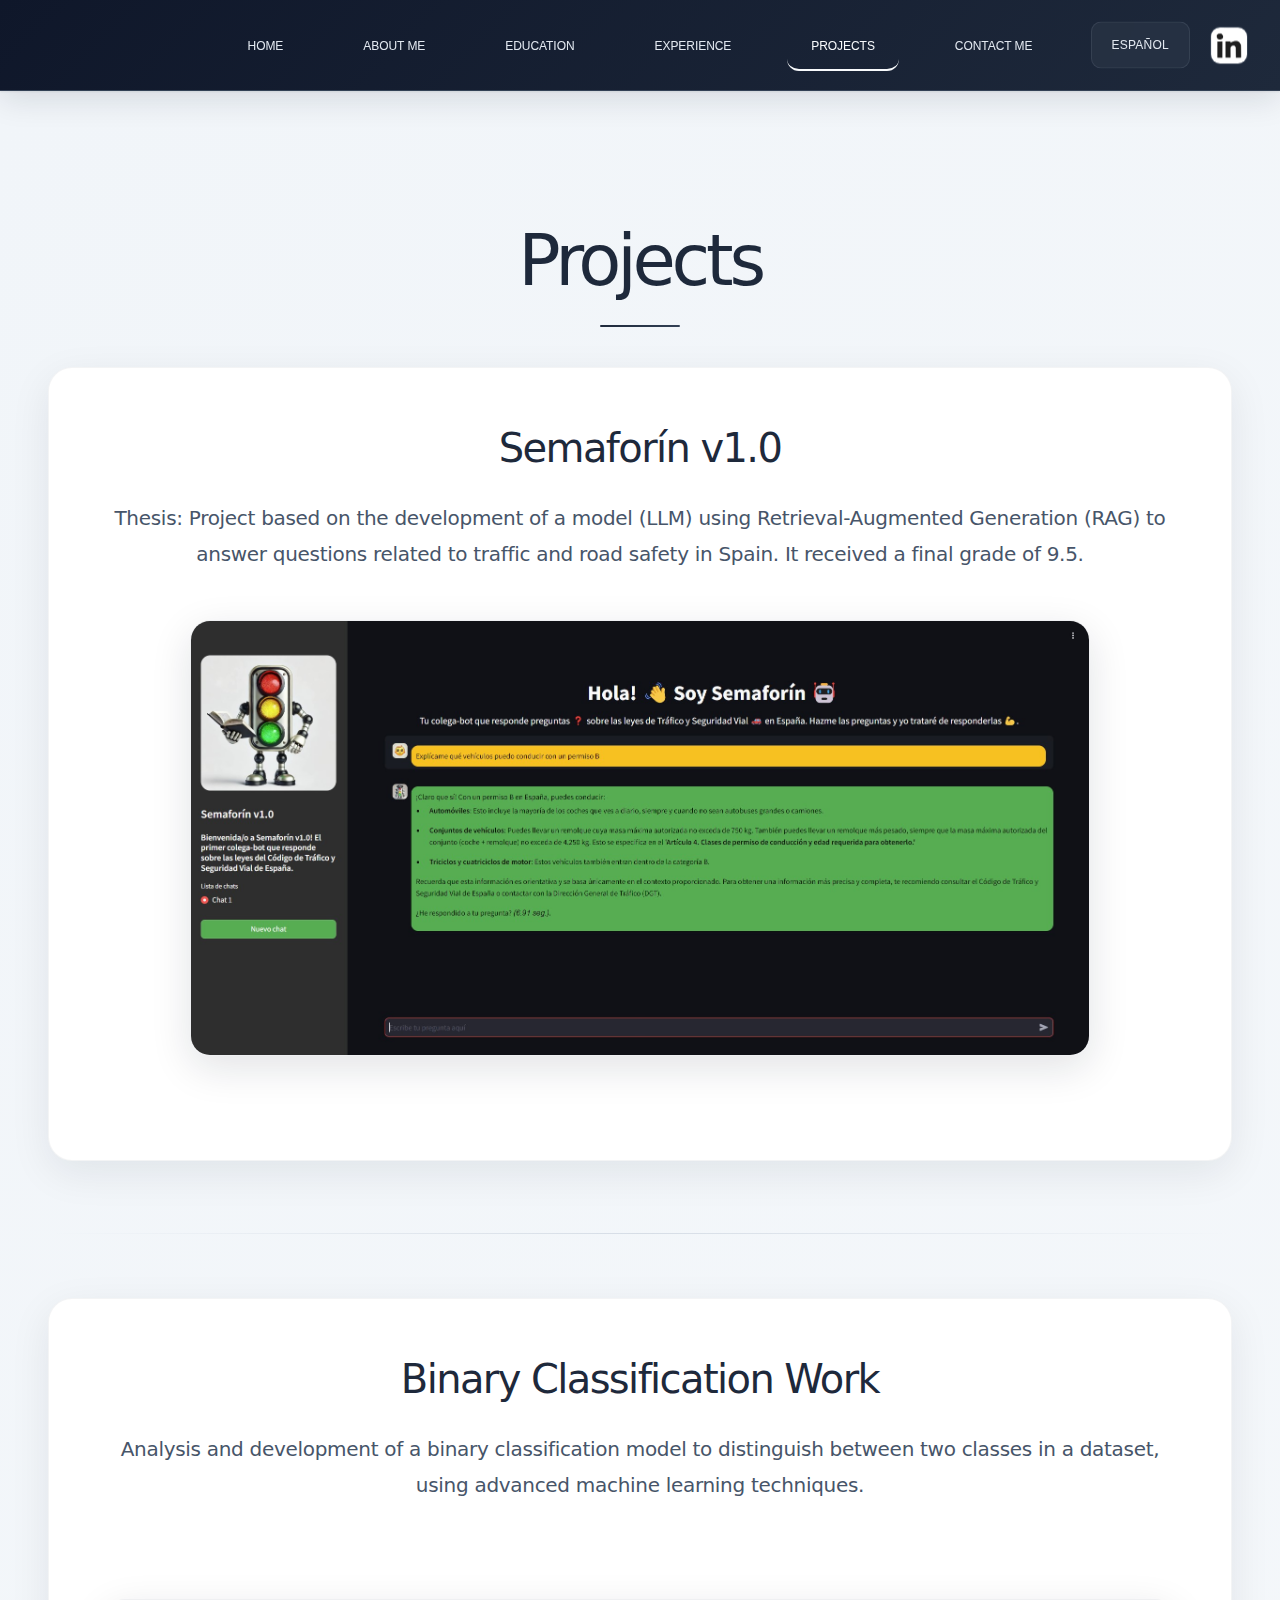
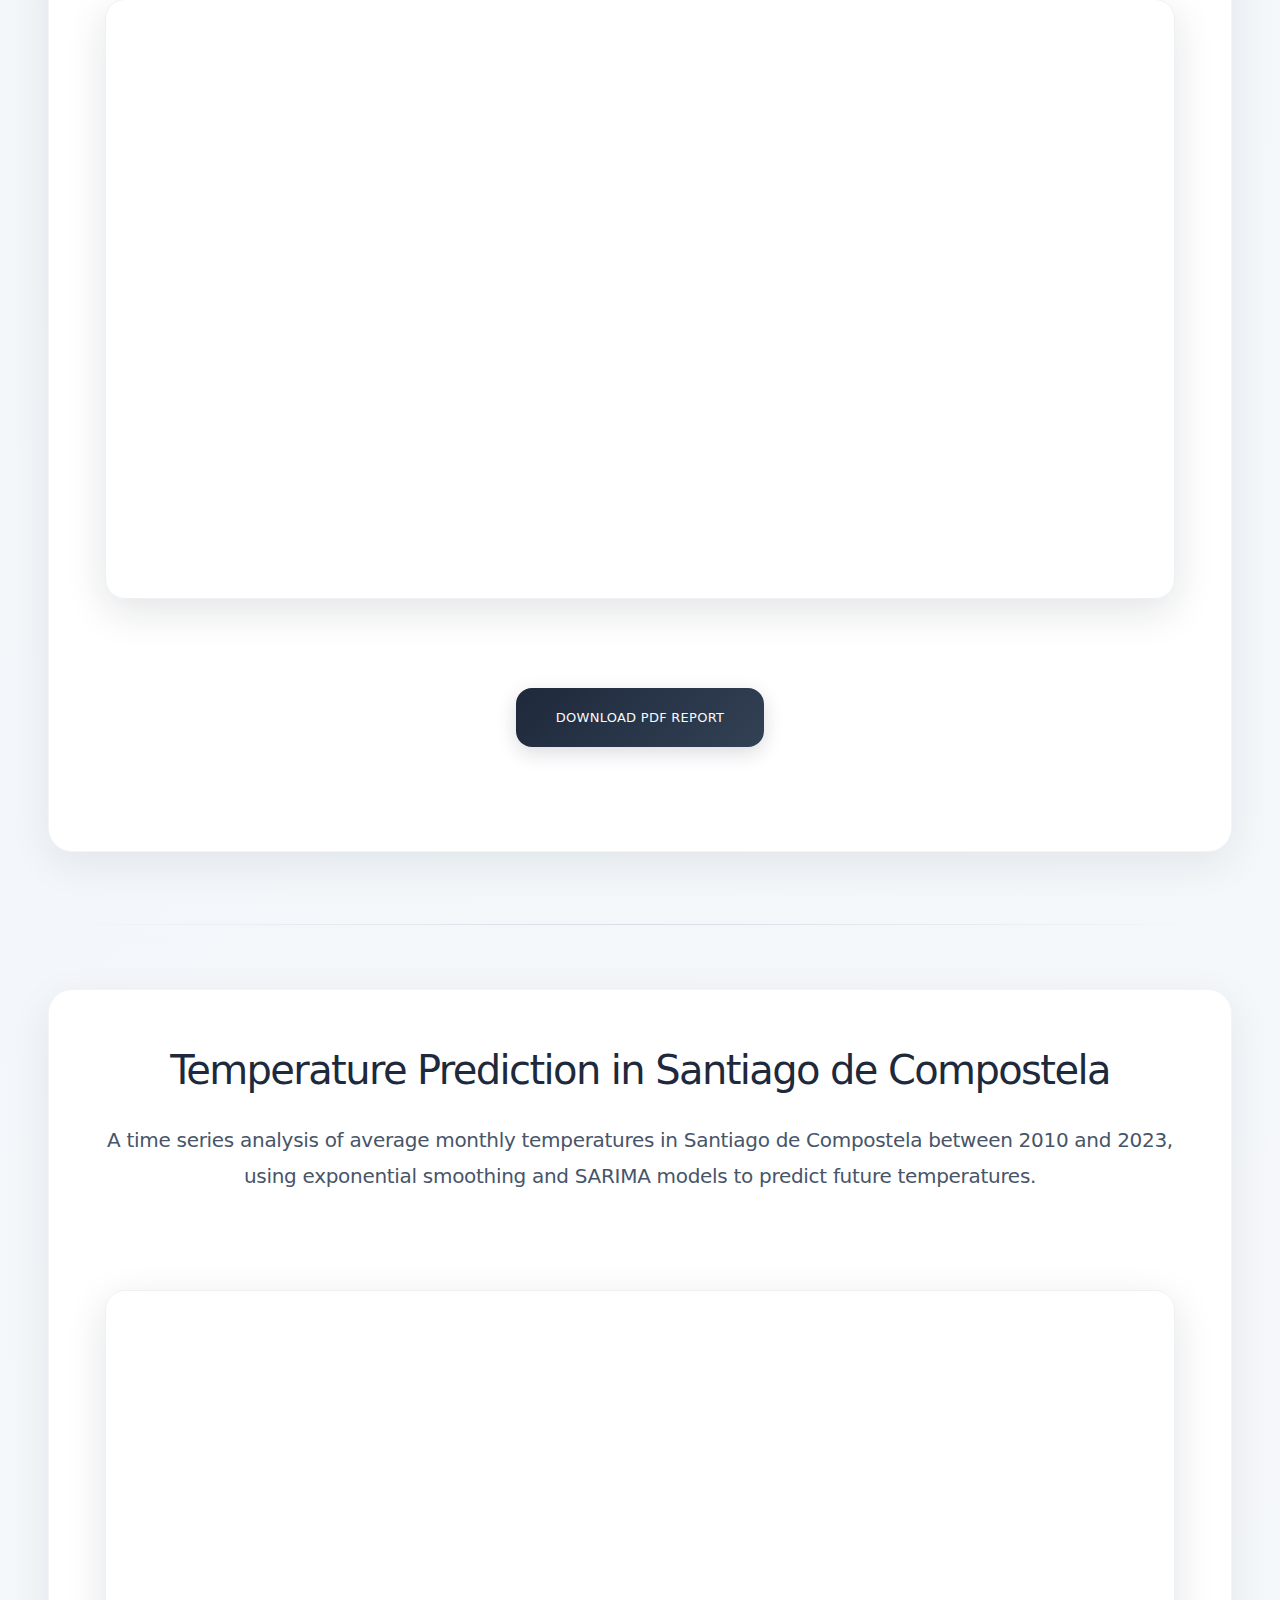
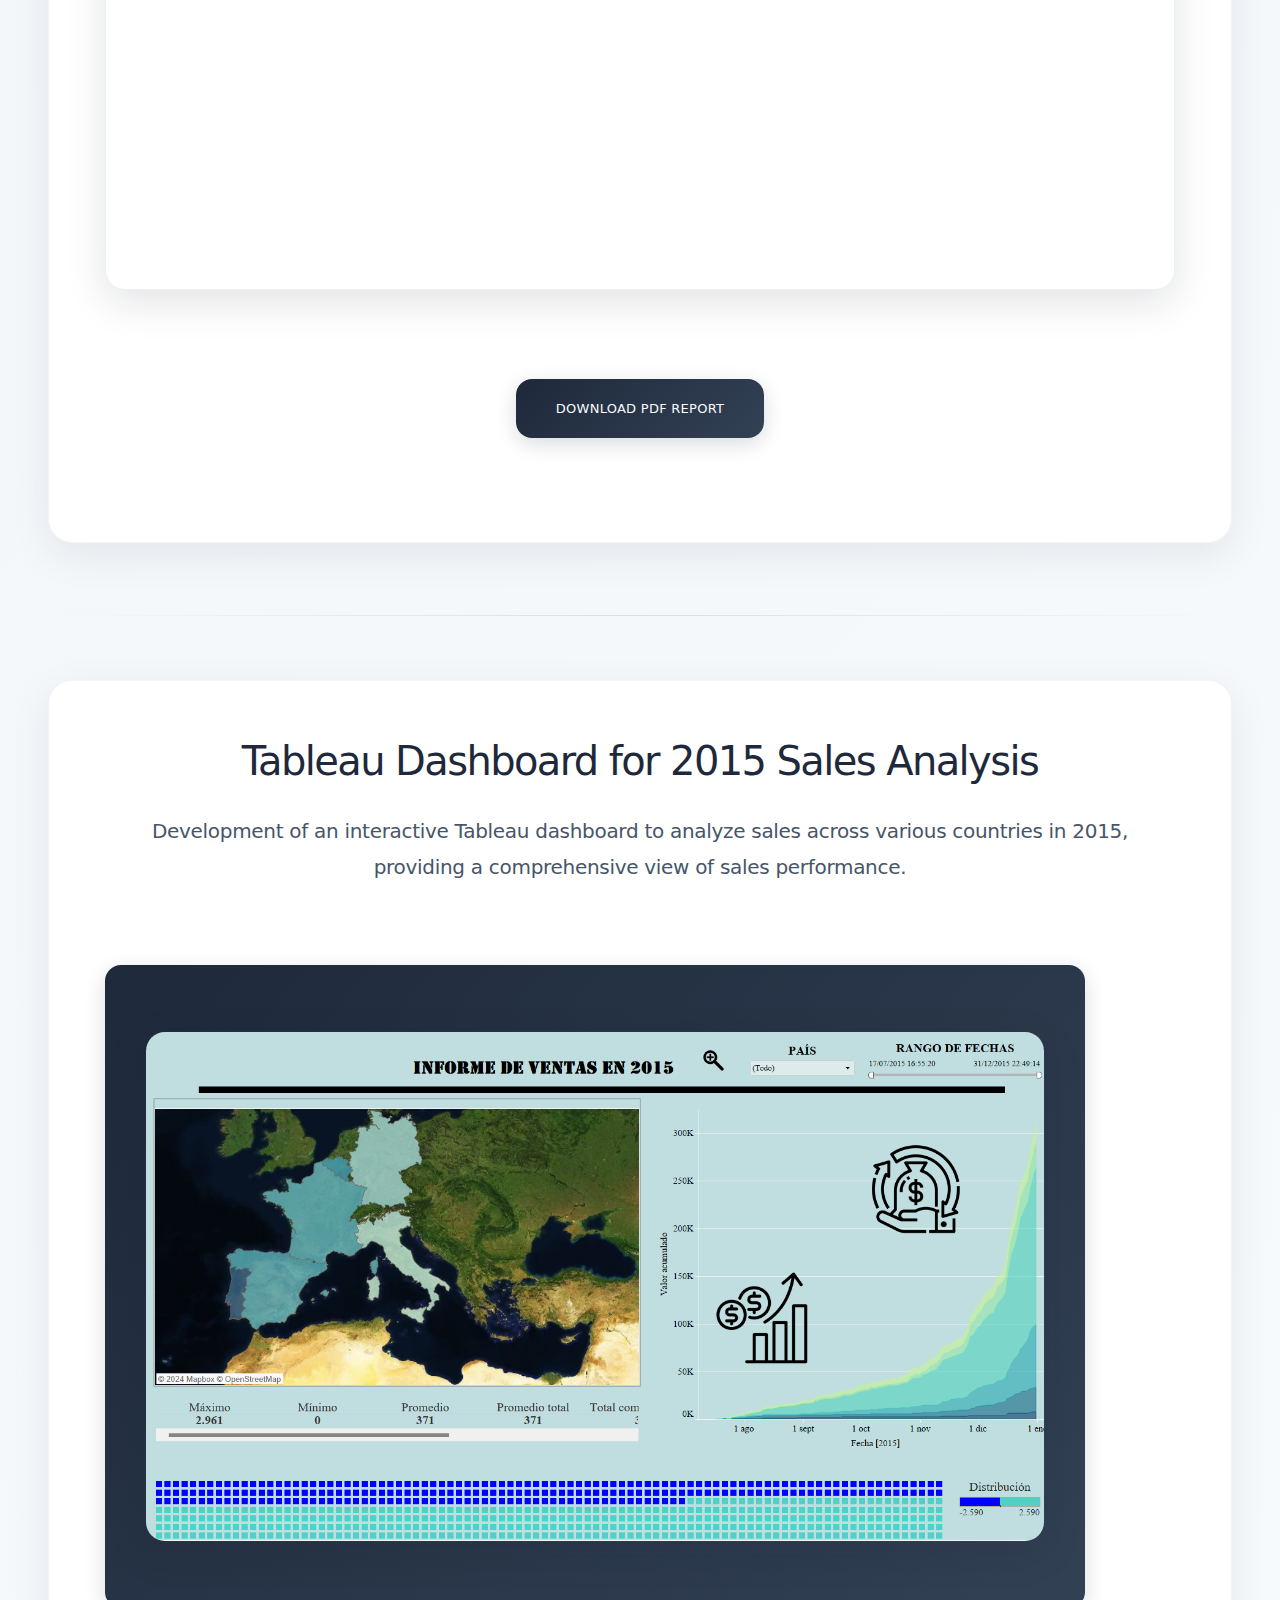
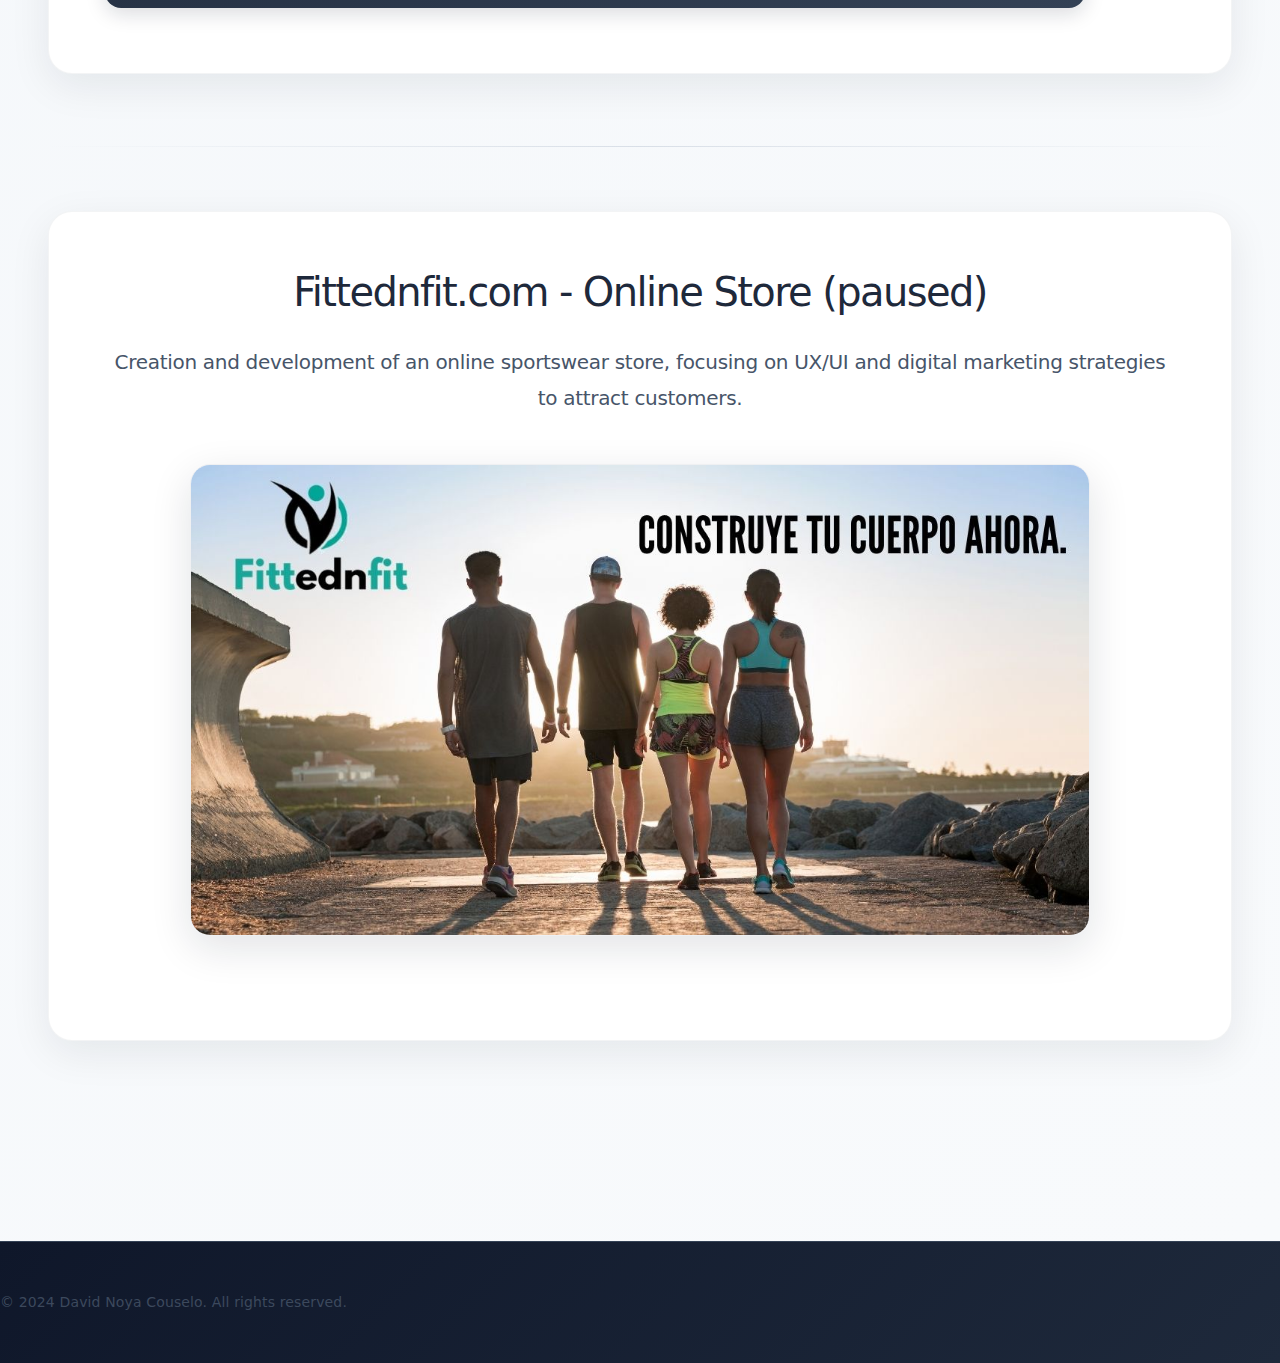
<file: proyectos_en.html>
<!DOCTYPE html>
<html lang="en">
<head>
    <meta charset="UTF-8">
    <meta name="viewport" content="width=device-width, initial-scale=1.0">
    <title>Projects - David Noya Couselo</title>
    <link rel="stylesheet" href="estilo2.css">
</head>
<body>
    <header>
        <nav>
            <ul id="menu">
                <li><a href="index_en.html">Home</a></li>
                <li><a href="sobremi_en.html">About Me</a></li>
                <li><a href="formacion_en.html">Education</a></li>
                <li><a href="experiencia_en.html">Experience</a></li>
                <li><a href="proyectos_en.html" class="active">Projects</a></li>
                <li><a href="contacto_en.html">Contact Me</a></li>
                <!-- Eliminado el logo de LinkedIn del menú -->
            </ul>
            <div class="hamburger-menu" onclick="toggleMenu()">&#9776;</div>
        </nav>

        <!-- Container for the language button and LinkedIn -->
        <div class="top-right-container">
            <!-- Language switch button -->
            <a href="proyectos.html" class="language-button">Español</a>
            <!-- LinkedIn Button -->
            <a href="https://www.linkedin.com/in/david-noya-couselo-2848551a5" target="_blank">
                <img src="linkedin5.1.png" alt="LinkedIn" class="linkedin-logo">
            </a>
        </div>
    </header>

    <section id="proyectos">
        <div class="container">
            <h1 class="titulo-gris">Projects</h1>
            
            <!-- Project: Semaforín -->
            <div class="project-item">
                <div class="project-content">
                    <h3>Semaforín v1.0</h3>
                    <p>Thesis: Project based on the development of a model (LLM) using Retrieval-Augmented Generation (RAG) to answer questions related to traffic and road safety in Spain. It received a final grade of 9.5.</p>
                    <img src="semaforin.jpg" alt="Semaforín App" class="dashboard-img">
                </div>
            </div>
            <hr>
            
            <!-- Project: Binary Classification Work -->
            <div class="project-item">
                <div class="project-content">
                    <h3>Binary Classification Work</h3>
                    <p>Analysis and development of a binary classification model to distinguish between two classes in a dataset, using advanced machine learning techniques.</p>
                    <iframe src="TareaML_DavidNoyaCouselo.pdf" width="100%" height="500px"></iframe>
                    <p><a href="TareaML_DavidNoyaCouselo.pdf" download>Download PDF Report</a></p>
                </div>
            </div>
            <hr>

            <!-- Project: Temperature Prediction in Santiago de Compostela -->
            <div class="project-item">
                <div class="project-content">
                    <h3>Temperature Prediction in Santiago de Compostela</h3>
                    <p>A time series analysis of average monthly temperatures in Santiago de Compostela between 2010 and 2023, using exponential smoothing and SARIMA models to predict future temperatures.</p>
                    <iframe src="Estudio predicción de temperaturas SDC.pdf" width="100%" height="500px"></iframe>
                    <p><a href="Estudio predicción de temperaturas SDC.pdf" download>Download PDF Report</a></p>
                </div>
            </div>
            <hr>

            <!-- Project: Tableau Dashboard for 2015 Sales Analysis -->
            <div class="project-item">
                <div class="project-content">
                    <h3>Tableau Dashboard for 2015 Sales Analysis</h3>
                    <p>Development of an interactive Tableau dashboard to analyze sales across various countries in 2015, providing a comprehensive view of sales performance.</p>
                    <a href="https://eu-west-1a.online.tableau.com/t/davidnoy93e9d5d7c9/views/David_Noya_Couselo_tarea_BI/Dashboardfinal" target="_blank">
                       <img src="dashboard.png" alt="Tableau Dashboard" class="dashboard-img">
                    </a>
                </div>
            </div>
            <hr>

            <!-- Project: Fittednfit.com - Online Store -->
            <div class="project-item">
                <div class="project-content">
                    <h3>Fittednfit.com - Online Store (paused)</h3>
                    <p>Creation and development of an online sportswear store, focusing on UX/UI and digital marketing strategies to attract customers.</p>
                    <img src="fittednfit.jpg" alt="Fittednfit.com" class="dashboard-img">
                </div>
            </div>
        </div>
    </section>

    <footer>
        <p>&copy; 2024 David Noya Couselo. All rights reserved.</p>
    </footer>

    <!-- Script for the hamburger menu -->
    <script>
        function toggleMenu() {
            const menu = document.getElementById('menu');
            menu.classList.toggle('active');
        }
    </script>
</body>
</html>
</file>
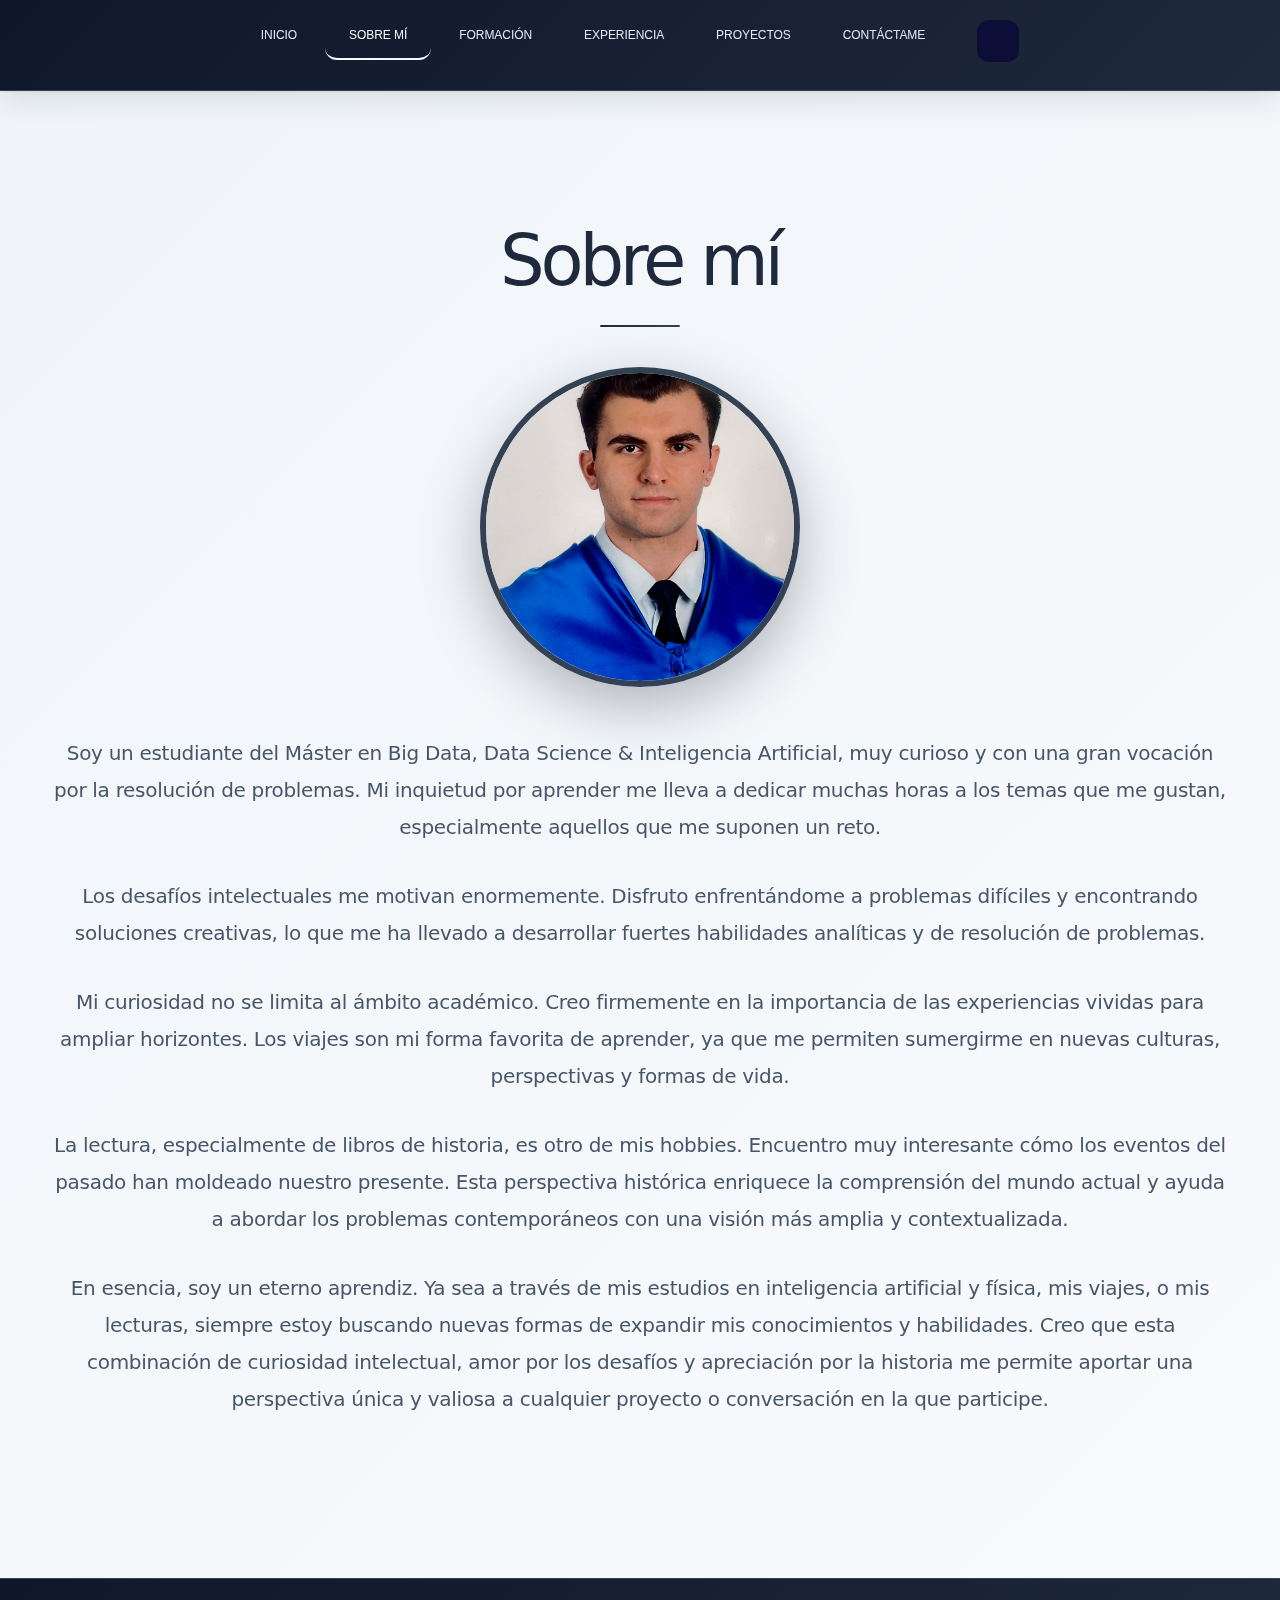
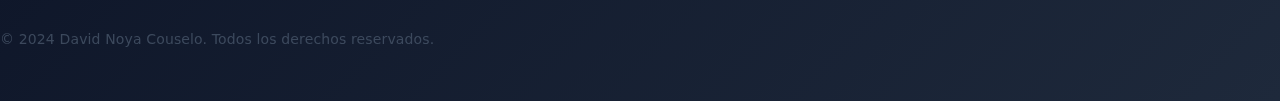
<file: sobremi.html>
<!DOCTYPE html>
<html lang="es">
<head>
    <meta charset="UTF-8">
    <meta name="viewport" content="width=device-width, initial-scale=1.0">
    <title>Sobre mí - David Noya Couselo</title>
    <link rel="stylesheet" href="estilo2.css">
</head>
<body>
    <header>
        <nav>
            <ul>
                <li><a href="index.html">Inicio</a></li>
                <li><a href="sobremi.html" class="active">Sobre mí</a></li>
                <li><a href="formacion.html">Formación</a></li>
                <li><a href="experiencia.html">Experiencia</a></li>
                <li><a href="proyectos.html">Proyectos</a></li>
                <li><a href="contacto.html">Contáctame</a></li>
                <li class="linkedin-link">
                    <a href="https://www.linkedin.com/in/david-noya-couselo-2848551a5" target="_blank">
                        <img src="linkedin5.1.png" alt="LinkedIn" class="linkedin-logo">
                    </a>
            </ul>
        </nav>
    </header>

    <section id="sobre-mi">
        <div class="container">
            <h1 class="titulo-gris">Sobre mí</h1>
            <img src="foto2.jpg" alt="David Noya Couselo" class="profile-img">
            <p>
                Soy un estudiante del Máster en Big Data, Data Science & Inteligencia Artificial, muy curioso y con una gran vocación por la resolución de problemas. Mi inquietud por aprender me lleva a dedicar muchas horas a los temas que me gustan, especialmente aquellos que me suponen un reto.
            </p>
            <p>
                Los desafíos intelectuales me motivan enormemente. Disfruto enfrentándome a problemas difíciles y encontrando soluciones creativas, lo que me ha llevado a desarrollar fuertes habilidades analíticas y de resolución de problemas.
            </p>
            <p>
                Mi curiosidad no se limita al ámbito académico. Creo firmemente en la importancia de las experiencias vividas para ampliar horizontes. Los viajes son mi forma favorita de aprender, ya que me permiten sumergirme en nuevas culturas, perspectivas y formas de vida.
            </p>
            <p>
                La lectura, especialmente de libros de historia, es otro de mis hobbies. Encuentro muy interesante cómo los eventos del pasado han moldeado nuestro presente. Esta perspectiva histórica enriquece la comprensión del mundo actual y ayuda a abordar los problemas contemporáneos con una visión más amplia y contextualizada.
            </p>
            <p>
                En esencia, soy un eterno aprendiz. Ya sea a través de mis estudios en inteligencia artificial y física, mis viajes, o mis lecturas, siempre estoy buscando nuevas formas de expandir mis conocimientos y habilidades. Creo que esta combinación de curiosidad intelectual, amor por los desafíos y apreciación por la historia me permite aportar una perspectiva única y valiosa a cualquier proyecto o conversación en la que participe.
            </p>
        </div>
    </section>

    <footer>
        <p>&copy; 2024 David Noya Couselo. Todos los derechos reservados.</p>
    </footer>
</body>
</html>
</file>
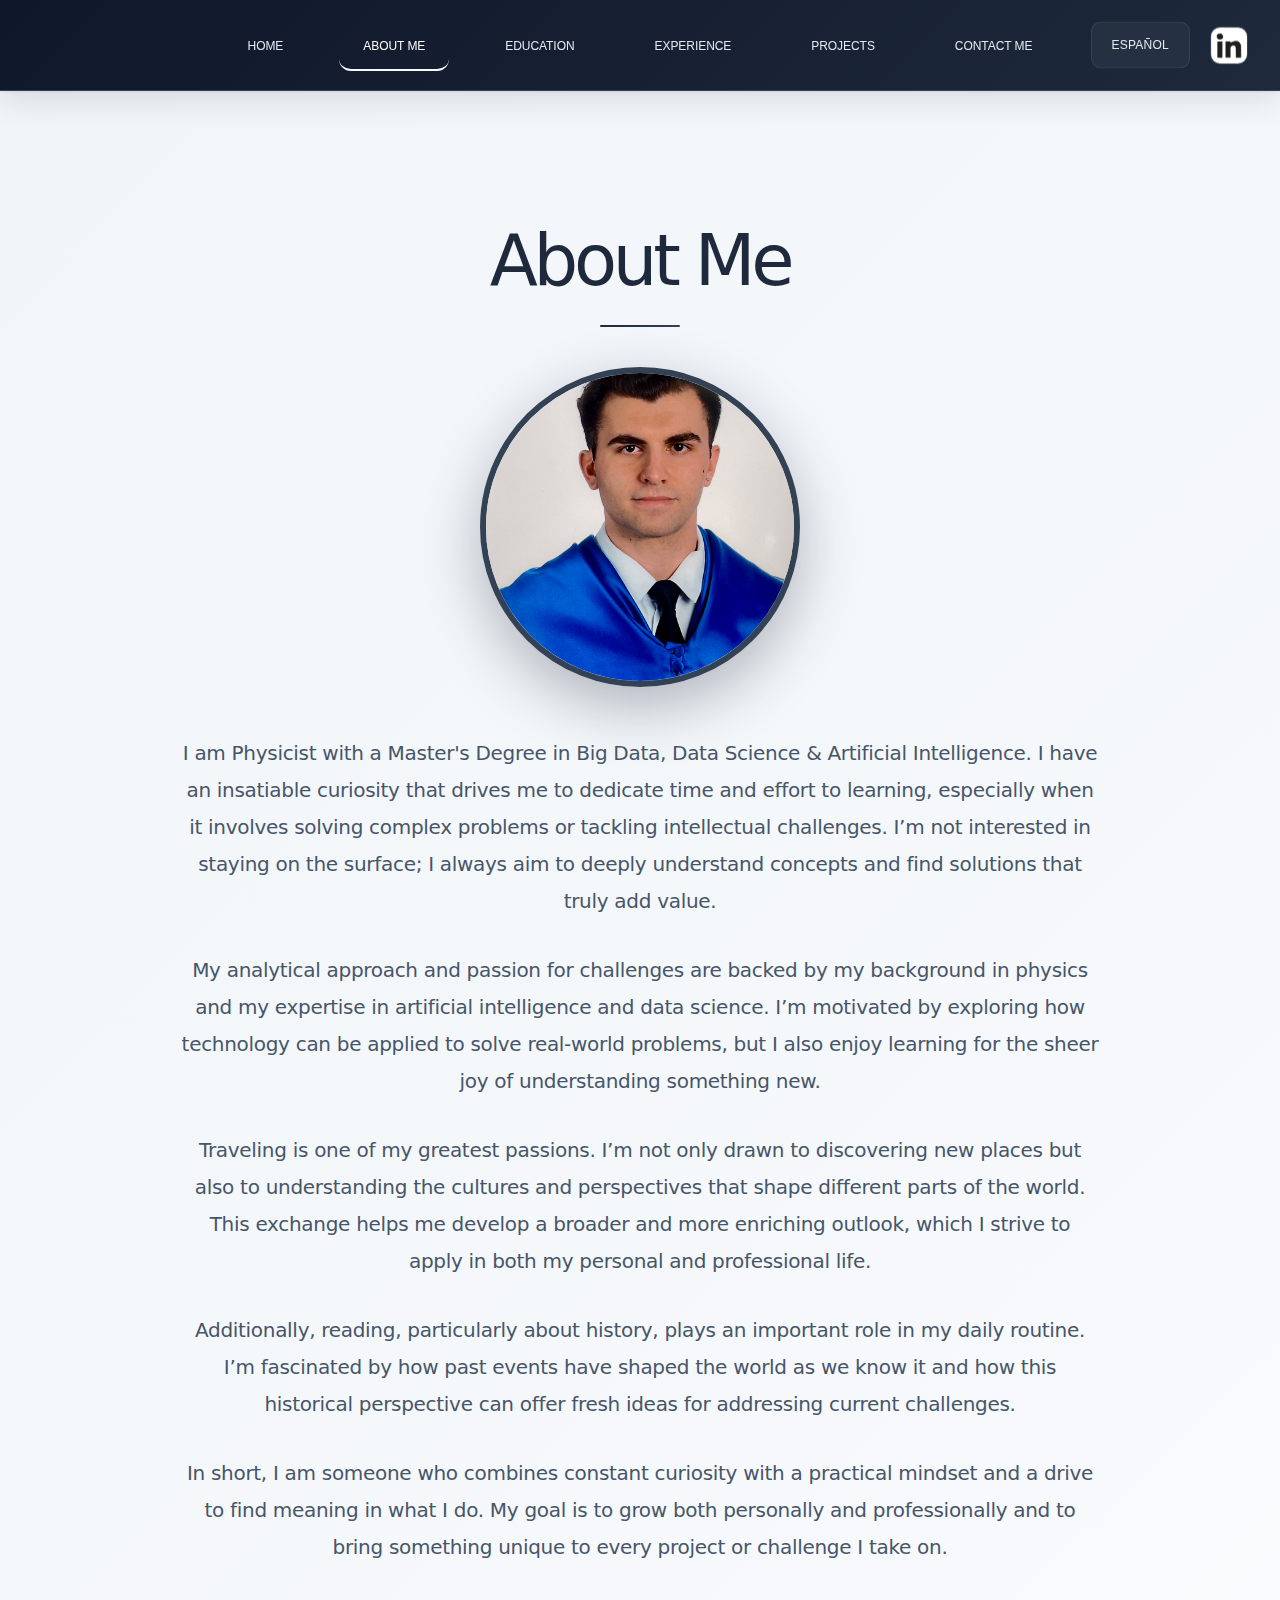
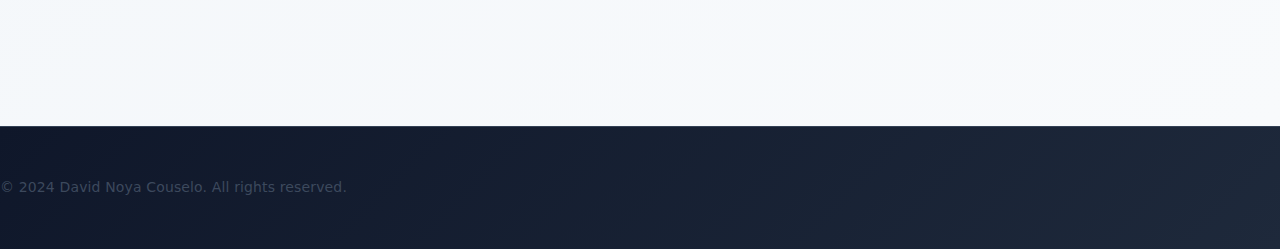
<file: sobremi_en.html>
<!DOCTYPE html>
<html lang="en">
<head>
    <meta charset="UTF-8">
    <meta name="viewport" content="width=device-width, initial-scale=1.0">
    <title>About Me - David Noya Couselo</title>
    <link rel="stylesheet" href="estilo2.css">
</head>
<body>
    <header>
        <nav>
            <ul id="menu">
                <li><a href="index_en.html">Home</a></li>
                <li><a href="sobremi_en.html" class="active">About Me</a></li>
                <li><a href="formacion_en.html">Education</a></li>
                <li><a href="experiencia_en.html">Experience</a></li>
                <li><a href="proyectos_en.html">Projects</a></li>
                <li><a href="contacto_en.html">Contact Me</a></li>
            </ul>
            <div class="hamburger-menu" onclick="toggleMenu()">&#9776;</div>
        </nav>

        <!-- Contenedor del botón y LinkedIn -->
        <div class="top-right-container">
            <!-- Botón de cambio de idioma -->
            <a href="sobremi.html" class="language-button">Español</a>
            <!-- Enlace a LinkedIn -->
            <a href="https://www.linkedin.com/in/david-noya-couselo-2848551a5" target="_blank">
                <img src="linkedin5.1.png" alt="LinkedIn" class="linkedin-logo">
            </a>
        </div>
    </header>

    <section id="about-me">
        <div class="sobre-mi-container">
            <h1 class="titulo-gris">About Me</h1>
            <img src="foto2.jpg" alt="David Noya Couselo" class="profile-img">
            <p>I am Physicist with a Master's Degree in Big Data, Data Science & Artificial Intelligence. I have an insatiable curiosity that drives me to dedicate time and effort to learning, especially when it involves solving complex problems or tackling intellectual challenges. I’m not interested in staying on the surface; I always aim to deeply understand concepts and find solutions that truly add value.</p>

    		<p>My analytical approach and passion for challenges are backed by my background in physics and my expertise in artificial intelligence and data science. I’m motivated by exploring how technology can be applied to solve real-world problems, but I also enjoy learning for the sheer joy of understanding something new.</p>

    <p>Traveling is one of my greatest passions. I’m not only drawn to discovering new places but also to understanding the cultures and perspectives that shape different parts of the world. This exchange helps me develop a broader and more enriching outlook, which I strive to apply in both my personal and professional life.</p>

    <p>Additionally, reading, particularly about history, plays an important role in my daily routine. I’m fascinated by how past events have shaped the world as we know it and how this historical perspective can offer fresh ideas for addressing current challenges.</p>

    <p>In short, I am someone who combines constant curiosity with a practical mindset and a drive to find meaning in what I do. My goal is to grow both personally and professionally and to bring something unique to every project or challenge I take on.</p>
        </div>
    </section>

    <footer>
        <p>&copy; 2024 David Noya Couselo. All rights reserved.</p>
    </footer>

    <!-- Script para el menú hamburguesa (si aplica) -->
    <script>
        function toggleMenu() {
            const menu = document.getElementById('menu');
            menu.classList.toggle('active');
        }
    </script>
</body>
</html>
</file>
<file: estilo2.css>
﻿/* Elegant Dark Blue & Gray Theme */
:root {
    --primary-blue: #1e293b;
    --secondary-blue: #334155;
    --accent-blue: #475569;
    --light-blue: #64748b;
    --pale-blue: #94a3b8;
    --dark-navy: #0f172a;
    --charcoal: #1a202c;
    --slate-gray: #2d3748;
    --text-primary: #f8fafc;
    --text-secondary: #e2e8f0;
    --text-muted: #cbd5e1;
    --text-dark: #1e293b;
    --white: #ffffff;
    --off-white: #f8fafc;
    --light-gray: #f1f5f9;
    --border-color: #334155;
    --shadow-sm: 0 1px 2px 0 rgb(0 0 0 / 0.15);
    --shadow-md: 0 4px 6px -1px rgb(0 0 0 / 0.2), 0 2px 4px -2px rgb(0 0 0 / 0.15);
    --shadow-lg: 0 10px 15px -3px rgb(0 0 0 / 0.25), 0 4px 6px -4px rgb(0 0 0 / 0.2);
    --shadow-xl: 0 20px 25px -5px rgb(0 0 0 / 0.3), 0 8px 10px -6px rgb(0 0 0 / 0.25);
    --gradient-primary: linear-gradient(135deg, var(--dark-navy) 0%, var(--primary-blue) 100%);
    --gradient-secondary: linear-gradient(135deg, var(--primary-blue) 0%, var(--secondary-blue) 100%);
    --gradient-accent: linear-gradient(135deg, var(--secondary-blue) 0%, var(--accent-blue) 100%);
}

* {
    margin: 0;
    padding: 0;
    box-sizing: border-box;
}

body {
    font-family: 'SF Pro Display', -apple-system, BlinkMacSystemFont, 'Inter', 'Segoe UI', Roboto, 'Helvetica Neue', Arial, sans-serif;
    color: var(--text-dark);
    background-color: var(--off-white);
    line-height: 1.75;
    font-size: 16px;
    font-weight: 300;
    letter-spacing: -0.01em;
    text-rendering: optimizeLegibility;
    -webkit-font-smoothing: antialiased;
    -moz-osx-font-smoothing: grayscale;
}

/* Header Styles */
header {
    background: var(--gradient-primary);
    padding: 0;
    box-shadow: 0 8px 32px rgba(15, 23, 42, 0.12), 0 1px 2px rgba(15, 23, 42, 0.08);
    position: relative;
    border-bottom: 1px solid var(--border-color);
    backdrop-filter: blur(20px);
}

nav {
    display: flex;
    justify-content: center;
    align-items: center;
    max-width: 1400px;
    margin: 0 auto;
    padding: 0 2rem;
    min-height: 90px;
}

nav ul {
    list-style: none;
    display: flex;
    gap: 0.25rem;
    padding: 0;
}

nav ul li a {
    color: var(--text-secondary);
    text-decoration: none;
    font-size: 12px;
    font-weight: 500;
    padding: 1rem 1.5rem;
    border-radius: 12px;
    transition: all 0.3s cubic-bezier(0.4, 0, 0.2, 1);
    position: relative;
    letter-spacing: -0.005em;
    text-transform: uppercase;
}

nav ul li a:hover {
    background: rgba(148, 163, 184, 0.08);
    color: var(--text-primary);
    transform: translateY(-2px);
    backdrop-filter: blur(20px);
}

nav ul li a.active {
    color: var(--text-primary);
    font-weight: 500;
    border-bottom: 2px solid var(--text-primary);
    background: transparent;
}

/* Top Right Container */
.top-right-container {
    position: absolute;
    top: 50%;
    right: 2rem;
    transform: translateY(-50%);
    display: flex;
    align-items: center;
    gap: 1.25rem;
}

.top-right-container > *{
    display: inline-flex;
    align-items: center;
    justify-content: center;
}

.language-button {
    background: rgba(148, 163, 184, 0.08);
    color: var(--text-secondary);
    border: 1px solid rgba(148, 163, 184, 0.15);
    padding: 0.75rem 1.25rem;
    cursor: pointer;
    font-size: 12px;
    font-weight: 400;
    border-radius: 10px;
    text-decoration: none;
    transition: all 0.3s cubic-bezier(0.4, 0, 0.2, 1);
    backdrop-filter: blur(20px);
    letter-spacing: 0.02em;
    text-transform: uppercase;
}

.language-button:hover {
    background: rgba(148, 163, 184, 0.15);
    border-color: rgba(148, 163, 184, 0.25);
    color: var(--text-primary);
    transform: translateY(-2px);
    box-shadow: 0 4px 12px rgba(15, 23, 42, 0.15);
}

.linkedin-logo {
    width: 42px;
    height: 42px;
    border-radius: 12px;
    transition: all 0.3s cubic-bezier(0.4, 0, 0.2, 1);
    filter: brightness(0) saturate(100%) invert(15%) sepia(25%) saturate(1200%) hue-rotate(200deg) brightness(90%) contrast(120%);
    padding: 3px;
    background: rgba(148, 163, 184, 0.08);
    backdrop-filter: blur(20px);
    border: 1px solid rgba(148, 163, 184, 0.15);
}

.linkedin-logo:hover {
    transform: translateY(-3px) scale(1.08);
    filter: brightness(0) saturate(100%) invert(20%) sepia(35%) saturate(1400%) hue-rotate(200deg) brightness(95%) contrast(125%);
    background: rgba(148, 163, 184, 0.15);
    box-shadow: 0 6px 20px rgba(15, 23, 42, 0.2);
}

/* ---------- LINKEDIN LOGO ─ Match language-button ---------- */
.top-right-container .linkedin-logo{
    /* mismo “cuerpo” que el botón */
    width: 2.375rem;           /* 38 px → altura real del botón */
    height: 2.375rem;
    border-radius: 10px;       /* igual que .language-button */
    padding: 0;                /* fuera el relleno extra */
    object-fit: contain;       /* evita deformaciones */
    filter: none;              /* mostramos colores reales */
    transition: all .3s cubic-bezier(.4,0,.2,1);
}

/* efecto hover gemelo (opcional) */
.top-right-container .linkedin-logo:hover{
    transform: translateY(-2px) scale(1.05);
    background: rgba(148,163,184,.15);
    box-shadow: 0 4px 12px rgba(15,23,42,.15);
}


/* Hamburger Menu */
.hamburger-menu {
    display: none;
    font-size: 20px;
    cursor: pointer;
    position: absolute;
    right: 2rem;
    top: 50%;
    transform: translateY(-50%);
    color: var(--text-secondary);
    padding: 0.75rem;
    border-radius: 10px;
    transition: all 0.3s ease;
    background: rgba(148, 163, 184, 0.05);
    backdrop-filter: blur(20px);
}

.hamburger-menu:hover {
    background: rgba(148, 163, 184, 0.12);
    color: var(--text-primary);
    transform: translateY(-50%) scale(1.05);
}


.hero {
  height: 115vh;

  /* ⬇️  Un pelín de “zoom‑out”  */
  background-image: url('foto3.1.jpg') !important;
  background-size: cover !important;
  /* Si en móviles quieres volver a cover, añade media‑query abajo. */

  background-position: center !important;
  background-repeat: no-repeat !important;

  /* Centrado del contenido (mantén esto) */
  display: flex;
  align-items: center;
  justify-content: center;
}

.hero .overlay {
  text-align: center;
  color: var(--text-primary);
  max-width: 1000px;
  padding: 4rem;
  transform: translateY(-5vh);
}


.hero h1 {
    font-size: clamp(3rem, 6vw, 5.5rem);
    font-weight: 200;
    margin-bottom: 2rem;
    letter-spacing: -0.04em;
    animation: fadeInUp 1.2s cubic-bezier(0.4, 0, 0.2, 1);
    text-shadow: 0 4px 20px rgba(0, 0, 0, 0.4);
    line-height: 1.1;
}

.hero p {
    font-size: clamp(1.375rem, 2.5vw, 2rem);
    margin-bottom: 3rem;
    opacity: 0.92;
    font-weight: 300;
    letter-spacing: -0.02em;
    animation: fadeInUp 1.2s cubic-bezier(0.4, 0, 0.2, 1) 0.3s both;
    color: var(--charcoal);
    line-height: 1.4;
}

.btn {
    display: inline-block;
    background: var(--gradient-secondary);
    color: var(--text-primary);
    padding: 1.25rem 3rem;
    text-decoration: none;
    font-size: 13px;
    font-weight: 400;
    border-radius: 16px;
    transition: all 0.4s cubic-bezier(0.4, 0, 0.2, 1);
    box-shadow: 0 8px 32px rgba(15, 23, 42, 0.3);
    animation: fadeInUp 1.2s cubic-bezier(0.4, 0, 0.2, 1) 0.6s both;
    letter-spacing: 0.02em;
    text-transform: uppercase;
    border: 1px solid rgba(148, 163, 184, 0.15);
    backdrop-filter: blur(20px);
}

.btn:hover {
    transform: translateY(-4px);
    box-shadow: 0 12px 40px rgba(15, 23, 42, 0.4);
    background: var(--gradient-accent);
}

@keyframes fadeInUp {
    from {
        opacity: 0;
        transform: translateY(60px);
    }
    to {
        opacity: 1;
        transform: translateY(0);
    }
}

/* Section Styles */
section {
    padding: 8rem 2rem;
    background-color: var(--off-white);
}

section:nth-child(even) {
    background: linear-gradient(135deg, var(--light-gray) 0%, rgba(248, 250, 252, 0.8) 100%);
}

.container {
    max-width: 1300px;
    margin: 0 auto;
    padding: 0 1rem;
}

.sobre-mi-container {
    max-width: 950px;
    margin: 0 auto;
    padding: 0 1rem;
    text-align: center;
}

/* Typography */
h1, h2, .titulo-gris {
    color: var(--primary-blue);
    font-size: clamp(2.75rem, 5.5vw, 4.5rem);
    font-weight: 100;
    text-align: center;
    margin-bottom: 4rem;
    letter-spacing: -0.06em;
    position: relative;
    line-height: 1.2;
    font-family: 'SF Pro Display', -apple-system, BlinkMacSystemFont, 'Inter', system-ui, sans-serif;
}

h1::after, h2::after, .titulo-gris::after {
    content: '';
    position: absolute;
    bottom: -1.5rem;
    left: 50%;
    transform: translateX(-50%);
    width: 80px;
    height: 2px;
    background: var(--gradient-secondary);
    border-radius: 1px;
}

h3 {
    color: var(--primary-blue);
    font-size: 2.125rem;
    font-weight: 200;
    margin-bottom: 1.5rem;
    letter-spacing: -0.035em;
    line-height: 1.3;
    font-family: 'SF Pro Display', -apple-system, BlinkMacSystemFont, 'Inter', system-ui, sans-serif;
}

p {
    font-size: 1.25rem;
    line-height: 1.85;
    color: var(--accent-blue);
    margin-bottom: 2rem;
    text-align: left;
    font-weight: 275;
    letter-spacing: -0.015em;
    font-family: 'SF Pro Text', -apple-system, BlinkMacSystemFont, 'Inter', system-ui, sans-serif;
}

.container p, .sobre-mi-container p {
    text-align: center;
}

/* Profile Image */
.profile-img {
    width: 320px;
    height: 320px;
    border-radius: 50%;
    margin: 3rem auto;
    display: block;
    object-fit: cover;
    box-shadow: 0 20px 60px rgba(15, 23, 42, 0.3);
    border: 6px solid var(--secondary-blue);
    transition: all 0.3s ease;
}

.profile-img:hover {
    transform: scale(1.03);
    box-shadow: 0 30px 80px rgba(15, 23, 42, 0.4);
}

/* Education and Experience Lists */
.education-list, .experience-list {
    background: var(--gradient-primary);
    padding: 4rem;
    border-radius: 24px;
    box-shadow: 0 20px 60px rgba(15, 23, 42, 0.25);
    margin-top: 3rem;
    border: 1px solid var(--border-color);
    backdrop-filter: blur(20px);
}

.education-item, .experience-item {
    display: flex;
    align-items: flex-start;
    margin-bottom: 4rem;
    background: rgba(148, 163, 184, 0.06);
    padding: 3rem;
    border-radius: 20px;
    backdrop-filter: blur(20px);
    border: 1px solid rgba(148, 163, 184, 0.12);
    transition: all 0.3s ease;
}

.education-item:hover, .experience-item:hover {
    background: rgba(148, 163, 184, 0.1);
    transform: translateY(-4px);
    box-shadow: 0 12px 40px rgba(15, 23, 42, 0.2);
}

.education-logo, .experience-logo {
    width: 240px;
    height: 240px;
    margin-right: 3rem;
    border-radius: 20px;
    object-fit: cover;
    box-shadow: 0 8px 32px rgba(15, 23, 42, 0.2);
    flex-shrink: 0;
    border: 2px solid rgba(148, 163, 184, 0.15);
}

.education-content, .experience-content {
    flex: 1;
}

.education-item h2, .experience-item h2 {
    color: var(--text-primary);
    font-size: 2.125rem;
    font-weight: 200;
    margin-bottom: 1rem;
    text-align: left;
    letter-spacing: -0.035em;
    line-height: 1.3;
    font-family: 'SF Pro Display', -apple-system, BlinkMacSystemFont, 'Inter', system-ui, sans-serif;
}

.education-item h2::after, .experience-item h2::after {
    display: none;
}

.education-date, .experience-date {
    color: var(--pale-blue);
    font-weight: 400;
    font-size: 13px;
    margin-bottom: 1.5rem;
    letter-spacing: 0.01em;
    text-transform: uppercase;
}

.education-item p, .experience-item p {
    color: var(--text-secondary);
    margin-bottom: 1.25rem;
    text-align: left;
    font-size: 1.1875rem;
    line-height: 1.8;
    font-weight: 275;
}

.experience-item ul {
    list-style: none;
    padding: 0;
    margin: 0;
}

.experience-item ul li {
    position: relative;
    padding-left: 2.5rem;
    margin-bottom: 1.25rem;
    color: var(--text-secondary);
    text-align: left;
    font-size: 1.1875rem;
    line-height: 1.8;
    font-weight: 275;
}

.experience-item ul li::before {
    content: '◦';
    position: absolute;
    left: 0.75rem;
    color: var(--pale-blue);
    font-size: 1.5rem;
    font-weight: 300;
    top: -0.125rem;
}

/* Projects Section */
#proyectos {
    background: linear-gradient(135deg, var(--light-gray) 0%, rgba(248, 250, 252, 0.6) 100%);
}

.project-item {
    background: var(--white);
    margin-bottom: 4.5rem;
    border-radius: 24px;
    overflow: hidden;
    box-shadow: 0 12px 40px rgba(15, 23, 42, 0.08);
    transition: all 0.4s cubic-bezier(0.4, 0, 0.2, 1);
    border: 1px solid rgba(51, 65, 85, 0.06);
}

.project-item:hover {
    transform: translateY(-8px);
    box-shadow: 0 20px 60px rgba(15, 23, 42, 0.15);
}

.project-content {
    padding: 3.5rem;
}

.project-item h3 {
    color: var(--primary-blue);
    font-size: 2.5rem;
    font-weight: 200;
    margin-bottom: 1.75rem;
    text-align: center;
    letter-spacing: -0.04em;
    line-height: 1.2;
}

.project-item p {
    text-align: center;
    margin-bottom: 3rem;
    color: var(--accent-blue);
    font-size: 1.25rem;
    line-height: 1.8;
    font-weight: 275;
}

.dashboard-img {
    width: 100%;
    max-width: 900px;
    margin: 3rem auto;
    display: block;
    border-radius: 20px;
    box-shadow: 0 12px 40px rgba(15, 23, 42, 0.12);
    transition: all 0.3s ease;
    border: 1px solid rgba(51, 65, 85, 0.08);
}

.dashboard-img:hover {
    transform: scale(1.03);
    box-shadow: 0 20px 60px rgba(15, 23, 42, 0.2);
}

.project-item iframe {
    width: 100%;
    height: 600px;
    border: none;
    border-radius: 20px;
    box-shadow: 0 12px 40px rgba(15, 23, 42, 0.12);
    margin: 3rem 0;
    border: 1px solid rgba(51, 65, 85, 0.08);
}

.project-item a {
    color: var(--text-primary);
    text-decoration: none;
    font-weight: 400;
    display: inline-block;
    padding: 1.125rem 2.5rem;
    background: var(--gradient-secondary);
    border-radius: 16px;
    transition: all 0.3s cubic-bezier(0.4, 0, 0.2, 1);
    margin-top: 2rem;
    font-size: 13px;
    letter-spacing: 0.02em;
    text-transform: uppercase;
    box-shadow: 0 6px 20px rgba(15, 23, 42, 0.15);
}

.project-item a:hover {
    background: var(--gradient-accent);
    transform: translateY(-3px);
    box-shadow: 0 10px 30px rgba(15, 23, 42, 0.25);
}

/* Contact Section */
#contacto {
    background: linear-gradient(135deg, var(--light-gray) 0%, rgba(248, 250, 252, 0.8) 100%);
}

#contacto a {
    color: var(--primary-blue);
    text-decoration: none;
    font-weight: 400;
    border-bottom: 2px solid transparent;
    transition: all 0.3s ease;
    padding-bottom: 3px;
}

#contacto a:hover {
    border-bottom-color: var(--primary-blue);
    color: var(--secondary-blue);
}

/* Images */
.images {
    display: flex;
    gap: 3rem;
    margin: 4rem 0;
    justify-content: center;
    width: 100%;
}

.img-large {
    flex: 1;
    max-width: none;
    width: 100%;
    height: 320px;
    object-fit: cover;
    border-radius: 20px;
    box-shadow: 0 12px 40px rgba(15, 23, 42, 0.12);
    border: 1px solid rgba(51, 65, 85, 0.08);
    transition: all 0.3s ease;
}

.img-large:hover {
    transform: translateY(-6px);
    box-shadow: 0 20px 60px rgba(15, 23, 42, 0.2);
}

/* Dividers */
hr {
    border: none;
    height: 0.5px;
    background: linear-gradient(90deg, transparent, rgba(148, 163, 184, 0.3), transparent);
    margin: 4rem 0;
}

/* Footer */
footer {
    background: var(--gradient-primary);
    text-align: center;
    padding: 3rem 0;
    color: var(--text-secondary);
    margin-top: auto;
    border-top: 1px solid var(--border-color);
}

footer p {
    margin: 0;
    font-size: 14px;
    opacity: 0.8;
    letter-spacing: 0.01em;
    font-weight: 300;
}

footer a {
    color: var(--pale-blue);
    text-decoration: none;
    transition: color 0.3s ease;
}

footer a:hover {
    color: var(--text-primary);
    text-decoration: underline;
}

/* Responsive Design */
@media (max-width: 768px) {
    .hamburger-menu {
        display: block;
    }

    nav ul {
        display: none;
        flex-direction: column;
        width: 100%;
        background: var(--secondary-blue);
        position: absolute;
        top: 100%;
        left: 0;
        box-shadow: 0 8px 32px rgba(15, 23, 42, 0.25);
        z-index: 1000;
        padding: 2rem 0;
        border-top: 1px solid var(--border-color);
        backdrop-filter: blur(20px);
    }

    nav ul.active {
        display: flex;
    }

    nav ul li {
        width: 100%;
        text-align: center;
    }

    nav ul li a {
        display: block;
        padding: 1.5rem;
        border-radius: 0;
        font-size: 14px;
    }

    .top-right-container {
        position: static;
        transform: none;
        flex-direction: column;
        gap: 1.5rem;
        margin-top: 2rem;
        padding: 2rem;
        background: rgba(148, 163, 184, 0.08);
        border-top: 1px solid var(--border-color);
        backdrop-filter: blur(20px);
    }

    .education-item, .experience-item {
        flex-direction: column;
        text-align: center;
        padding: 2.5rem;
    }

    .education-logo, .experience-logo {
        margin: 0 auto 2rem auto;
        width: 160px;
        height: 160px;
    }

    .education-item h2, .experience-item h2 {
        text-align: center;
    }

    .education-item p, .experience-item p {
        text-align: center;
    }

    .experience-item ul li {
        text-align: center;
    }

    .images {
        flex-direction: column;
        align-items: center;
        gap: 2.5rem;
    }

    .img-large {
        width: 100%;
        height: 280px;
    }

    section {
        padding: 5rem 1.5rem;
    }

    .container, .sobre-mi-container {
        padding: 0 1rem;
    }

    .education-list, .experience-list {
        padding: 2.5rem;
    }

    .profile-img {
        width: 280px;
        height: 280px;
    }
}

@media (max-width: 480px) {
    .hero {
        height: 90vh;
    }

    .hero .overlay {
        padding: 2rem;
    }

    .education-list, .experience-list {
        padding: 2rem;
    }

    .education-item, .experience-item {
        padding: 2rem;
    }

    .project-content {
        padding: 2.5rem;
    }

    nav {
        min-height: 80px;
    }

    .profile-img {
        width: 240px;
        height: 240px;
    }
}

/* Smooth scrolling */
html {
    scroll-behavior: smooth;
}

/* Focus styles for accessibility */
a:focus, button:focus {
    outline: 2px solid var(--pale-blue);
    outline-offset: 2px;
}

/* Loading animation for images */
img {
    transition: opacity 0.3s ease;
}

img:not([src]) {
    opacity: 0;
}

/* Enhanced animations */
@media (prefers-reduced-motion: no-preference) {
    .education-item, .experience-item, .project-item {
        animation: fadeInUp 0.6s ease-out;
    }
    
    .education-item:nth-child(2) { animation-delay: 0.1s; }
    .education-item:nth-child(3) { animation-delay: 0.2s; }
    .experience-item:nth-child(2) { animation-delay: 0.1s; }
    .experience-item:nth-child(3) { animation-delay: 0.2s; }
    .project-item:nth-child(2) { animation-delay: 0.1s; }
    .project-item:nth-child(3) { animation-delay: 0.2s; }
}

@media (max-width:640px){

    /* HERO: ocupa la pantalla sin dejar barras blancas */
    .hero{
        height:100vh;
        background-size:cover;            /* sin zoom‑out en pantallas chicas */
        padding:0 1rem;                   /* un respiro lateral para el texto */
    }

    .hero h1{
        font-size:clamp(2rem,8vw,3rem);   /* título más compacto             */
    }

    .hero p{
        font-size:clamp(1rem,4.5vw,1.25rem);
        margin-bottom:2rem;
    }

    /* DASHBOARD: ratio más cuadrado y radios menores   */
    .project-item iframe,
    .project-item .dashboard-img{
        aspect-ratio:4/3;
        border-radius:12px;
        box-shadow:0 6px 20px rgba(15,23,42,.15);
    }
}

/* =========================================================
   NAVEGACIÓN RESPONSIVE  –  MENÚ HAMBURGUESA
   ========================================================= */

/* 1) Estilo base del menú y del botón -------------------- */
nav{
    position:relative;                 /* para posicionar el dropdown   */
}

#menu{
    display:flex;
    gap:2rem;
    list-style:none;
    padding:0;
    margin:0;
}

/* Icono hamburguesa (☰) oculto en escritorio */
.hamburger-menu{
    display:none;                      /* se mostrará sólo en móvil     */
    font-size:2rem;
    cursor:pointer;
    user-select:none;
}

/* 2) Breakpoint – pantallas < 768 px ---------------------- */
@media (max-width:768px){

    /* Oculta la lista por defecto */
    #menu{
        display:none;                  /* se mostrará al activar */
        flex-direction:column;
        position:absolute;
        top:100%;                      /* justo bajo <nav>       */
        left:0;
        width:100%;
        background:rgba(15,23,42,.96); /* fondo oscuro y opacidad */
        padding:1rem 0;
        text-align:center;
        z-index:10;
    }

    /* Enséñala cuando JS añade .active */
    #menu.active{
        display:flex;
    }

    /* Muestra el botón hamburguesa */
    .hamburger-menu{
        display:block;
        color:var(--text-primary, #fff);
    }

    /* Ajusta cada enlace para que no queden pegados */
    #menu li a{
        display:block;
        padding:1rem 0;
    }
    .top-right-container {
        flex-direction: row !important; /* Cambia de column a row */
        gap: 0.5rem !important; /* Espacio reducido entre elementos */
        position: absolute !important; /* Vuelve a posicionar para alinear con hamburguesa */
        top: 50% !important;
        right: 4rem !important; /* Ajusta posición para dejar espacio al hamburguesa */
        transform: translateY(-50%) !important;
        margin-top: 0 !important;
        padding: 0 !important;
        background: none !important;
        border-top: none !important;
    }

    /* Ajustar hamburguesa para que quepa en la misma línea */
    .hamburger-menu {
        position: absolute !important;
        right: 1rem !important; /* Posición ajustada */
        top: 50% !important;
        transform: translateY(-50%) !important;
        font-size: 1.6rem !important; /* Tamaño reducido */
        padding: 0.25rem 0.5rem !important; /* Padding más fino */
    }

    /* Hacer el menú desplegable más fino */
    #menu.active {
        padding: 0.5rem 0 !important; /* Padding vertical reducido */
        background: rgba(15, 23, 42, 0.9) !important; /* Fondo más ligero */
    }

    #menu li a {
        padding: 0.8rem 0 !important; /* Padding de items más fino para pestañas delgadas */
        font-size: 13px !important; /* Tamaño de texto reducido */
    }

    /* Hacer la barra superior más delgada */
    header {
        padding: 0.5rem 0 !important; /* Padding reducido */
    }

    nav {
        min-height: 60px !important; /* Altura mínima más baja (antes 90px) */
        padding: 0 1rem !important;
    }
    /* Centrar texto en párrafos, listas, títulos y otros elementos comunes */
    body, p, li, h1, h2, h3, section, .hero p, .education-item p, .experience-item p, .project-item p, .education-date, .experience-date {
        text-align: center !important; /* Fuerza el centrado horizontal de todo el texto */
    }

    /* Ajustes específicos para listas en experiencia y otros para mantener legibilidad */
    .experience-item ul li, .education-item ul li {
        text-align: center !important; /* Centra items de listas */
        padding-left: 0 !important; /* Elimina padding izquierdo para centrado simétrico */
    }

    /* Centrar descripciones y contenidos en secciones */
    .education-content, .experience-content, .project-content {
        text-align: center !important;
    }
    .hero p {
        text-align: center !important; /* Alinea al centro en móvil */
        margin: 0 auto !important; /* Centra el bloque */
        max-width: 90% !important; /* Evita que se desborde */
    }

    /* Reducir tamaño de títulos en Experiencia, Formación y Proyectos */
    section h2, .experience-item h2, .education-item h2, .project-item h3 {
        font-size: clamp(1.6rem, 5vw, 2.2rem) !important; /* Tamaño más pequeño y responsivo para móviles */
        line-height: 1.2 !important; /* Mejora la legibilidad */
    }

    /* Centrar fechas en Experiencia y Formación */
    .experience-date, .education-date {
        text-align: center !important; /* Alinea al centro */
        display: block !important; /* Asegura que sea un bloque centrado */
        margin: 0 auto 1rem auto !important; /* Espacio y centrado */
    }
    .experience-item p, .experience-item ul li,
    .education-item p, .education-item ul li,
    .project-item p, .project-item ul li {
        text-align: center !important; /* Centra el texto principal en cada apartado */
    }

    /* Ajustes para fechas y otros elementos si es necesario, pero manteniendo solo textos principales centrados */
    .experience-date, .education-date {
        text-align: center !important; /* Mantiene fechas centradas como en ajustes previos */
    }
    section#formacion p,
    section#experiencia p,
    section#proyectos p {
        text-align: center !important;
    }
    section#formacion p, section#experiencia p, section#proyectos p,
    section#formacion li, section#experiencia li, section#proyectos li {
        text-align: center !important;  /* Fuerza centrado en móvil */
    }

    /* Ajustes adicionales para clases comunes en tus secciones */
    .education-item p, .experience-item p, .project-item p,
    .education-item li, .experience-item li, .project-item li {
        text-align: center !important;
    }
    section#contacto p,
    section#contacto li {
        text-align: center !important;  /* Fuerza centrado en móvil */
    }
    .experience-item ul li::before {
        content: none !important;  /* Quita el '◦' en móvil */
    }

    /* Ajuste opcional para listas sin bullets, manteniendo alineación */
    .experience-item ul li {
        padding-left: 0 !important;  /* Elimina padding izquierdo para evitar espacios vacíos */
        text-align: left !important;  /* Mantiene alineación izquierda si es necesario, o cambia a center si prefieres */
    }
}

/* =========================================================
   AJUSTE RESPONSIVE EXTRA (≤ 640 px)
   ========================================================= */

@media (max-width: 640px){

  /* ---------- A) HERO : cabecera+botones más compactos ---------- */

  .hero{
      height: 100vh;
      background-size: cover;
      padding: 0 1rem;              /* menos margen lateral           */
  }

  /* overlay = contenedor de ENGLISH + LinkedIn */
  .hero .overlay{
      padding: 2rem 1rem;           /* antes 4rem – lo hacemos +fino  */
  }

  /* Botón idioma  + icono social centrados y pegados            */
  .hero .overlay .btn,
  .hero .overlay .social-link{
      margin: .5rem auto;           /* (antes 1-1.5 rem)              */
  }

  /* ---------- B) BARRA DE NAVEGACIÓN (hamburguesa) ---------- */

  nav{
      padding: .4rem 1rem;          /* alto total + bajito            */
  }
  .hamburger-menu{
      font-size: 1.6rem;            /* icono algo menor               */
      padding: .25rem .4rem;
  }

  /* dropdown más fino */
  #menu{
      padding: .5rem 0;
  }
  #menu li a{
      padding: .8rem 0;             /* líneas menos altas             */
  }

  /* ---------- C) SECCIONES GENERALES  (Experiencia…) ---------- */

  /* contenedor genérico de sección */
  .section{
      padding: 3rem 1rem;           /* estrecha márgenes horizontales */
  }

  /* título “Experiencia / Educación / Skills …” */
  .section-title{
      font-size: clamp(1.75rem, 7vw, 2.25rem); /* más pequeño           */
      line-height: 1.15;
      margin-bottom: 1.5rem;
  }

  /* párrafos y listas dentro de la sección */
  .section p,
  .section li{
      font-size: clamp(.9rem, 4.2vw, 1.05rem);
      line-height: 1.5;
  }

  /* ---------- D) TARJETAS / DASHBOARD / MOCKUPS ---------- */

  .project-item iframe,
  .project-item .dashboard-img{
      aspect-ratio: 4 / 3;
      border-radius: 12px;
      box-shadow: 0 6px 20px rgba(15,23,42,.15);
  }
}
/* =========================================================
   FIN DE ESTILO RESPONSIVE
   ========================================================= */
   /* ================  MOBILE TWEAKS  ≤ 640 px  ================ */
@media (max-width:640px){

  /* ---------- HEADER / NAV  ---------- */
  header{                /* contenedor del logo + botones */
      padding:.4rem 1rem;
  }
  .hamburger-menu{
      font-size:1.6rem;
      padding:.25rem .4rem;
  }
  nav ul{
      padding:.4rem 0;   /* lista desplegable más fina    */
  }
  nav ul li a{
      padding:.7rem 0;
  }

  /* ---------- HERO ---------- */
  .hero{
      height:100vh;
      background-size:cover;
      padding:0 1rem;
  }
  .hero .overlay{
      padding:2rem 1rem;         /* menos alto */
  }
  .hero h1{
      font-size:clamp(2rem,8vw,3rem);
  }
  .hero p{
      font-size:clamp(.95rem,4.5vw,1.2rem);
      margin-bottom:2rem;
  }

  /* ---------- SECCIONES (Experiencia, Educación, etc.) ---------- */
  section{                       /* cualquier <section> */
      padding:3rem 1rem;         /* márgenes laterales más finos */
  }
  section h2{                    /* títulos de sección */
      font-size:clamp(1.6rem,7vw,2.2rem);
      line-height:1.15;
      margin-bottom:1.2rem;
  }
  section p,
  section li{
      font-size:clamp(.9rem,4.2vw,1.05rem);
      line-height:1.5;
  }

  /* ---------- PROYECTOS / DASHBOARD ---------- */
  .project-item iframe,
  .project-item img{
      aspect-ratio:4/3;
      border-radius:12px;
      box-shadow:0 6px 20px rgba(15,23,42,.15);
  }
  .hero .overlay {
    display: flex;               /* de columna a fila */
    justify-content: center;     /* centrar horizontal */
    gap: 1rem;                   /* espacio entre ambos */
    flex-wrap: wrap;             /* por si cabe muy justo */
  }
  .hero .overlay .btn,
  .hero .overlay .social-link {
    margin: 0 !important;        /* eliminamos el margin auto */
  }

  /* 2) Texto de la sección “Experiencia” alineado a la izquierda */
  /* Si quieres sólo en esa sección, sustituye `section` por `#experiencia` */
  section#experiencia p,
  section#experiencia li {
    text-align: left !important;
  }
  .top-right-container {
    display: flex !important;        /* pasa a flex-row */
    align-items: center;             /* alinea icono y botón */
    justify-content: center;         /* centra el conjunto */
    gap: 0.5rem;                     /* espacio reducido entre ellos */
  }

  /* Quita márgenes que los apilaban */
  .top-right-container .language-button,
  .top-right-container a[href*="linkedin.com"] {
    margin: 0 !important;
  }
  .hero .overlay {
    display: flex !important;           /* fila en lugar de columna */
    flex-direction: row !important;
    align-items: center !important;
    justify-content: center !important;
    gap: 0.5rem !important;             /* hueco estrecho entre ellos */
  }

  /* Quita márgenes que los apilaban */
  .hero .overlay .btn,
  .hero .overlay .social-link {
    margin: 0 !important;
  }

  /* Achica el botón “English” */
  .hero .overlay .btn {
    padding: 0.4rem 0.8rem !important;
    font-size: clamp(0.9rem, 4vw, 1.1rem) !important;
  }

  /* Achica el icono de LinkedIn */
  .hero .overlay .social-link img,
  .hero .overlay .social-link i {
    width: 1.6rem !important;
    height: auto !important;
    font-size: 1.6rem !important;       /* en caso de que sea un font‑icon */
  }
  /* Ajusta estos selectores a tus IDs o clases reales si son distintos */
  section#formacion p,
  section#formacion li,
  section#experiencia p,
  section#experiencia li,
  section#proyectos p,
  section#proyectos li,
  section#contacto p,
  section#contacto li {
    /* Mismo tamaño que usas en Sobre mí */
    font-size: clamp(0.85rem, 4vw, 1rem) !important;
    line-height: 1.4 !important;
    text-align: left !important;    /* deja el texto alineado a la izquierda */
  }
  section#experiencia,
  section#formacion,
  section#proyectos {
    /* antes tenías padding: 3rem 1rem; 
       ahora reducimos a 0.5rem para ganar ancho */
    padding-left: 0.5rem !important;
    padding-right: 0.5rem !important;
  }

  /* Si además tienes un .container o .wrapper dentro de cada sección, 
     asegúrate de que no limite el ancho: */
  section#experiencia .container,
  section#formacion .container,
  section#proyectos .container {
    max-width: 100% !important;
    padding-left: 0 !important;
    padding-right: 0 !important;
  }
  .top-right-container {
        right: 3.5rem !important; /* Ajuste fino para espacio */
        gap: 0.3rem !important;
    }

    .hamburger-menu {
        font-size: 1.4rem !important;
        right: 0.5rem !important;
    }

    nav {
        min-height: 50px !important; /* Aún más delgada en móviles pequeños */
    }
    /* Ajustes finos para mantener centrado en móviles pequeños */
    .hero p {
        font-size: clamp(1rem, 4vw, 1.25rem) !important; /* Reduce ligeramente el tamaño si es necesario */
    }

    /* Títulos aún más compactos en móviles pequeños */
    section h2, .experience-item h2, .education-item h2, .project-item h3 {
        font-size: clamp(1.4rem, 4.5vw, 2rem) !important;
    }

    /* Fechas centradas con más espacio en pantallas pequeñas */
    .experience-date, .education-date {
        font-size: 12px !important; /* Tamaño reducido para encajar mejor */
    }
    .experience-item p, .experience-item ul li,
    .education-item p, .education-item ul li,
    .project-item p, .project-item ul li {
        text-align: center !important;
        /*font-size: clamp(0.85rem, 4vw, 1rem) !important;  Tamaño responsivo con centrado */
    }
    section#formacion p, section#experiencia p, section#proyectos p,
    section#formacion li, section#experiencia li, section#proyectos li {
        text-align: center !important;
    }
    section#contacto p,
    section#contacto li {
        text-align: center !important;
    }
    .experience-item ul li {
        padding-left: 0 !important;
        margin-bottom: 1rem !important;  /* Espacio entre items para mejor legibilidad sin bullets */
    }
}
</file>
